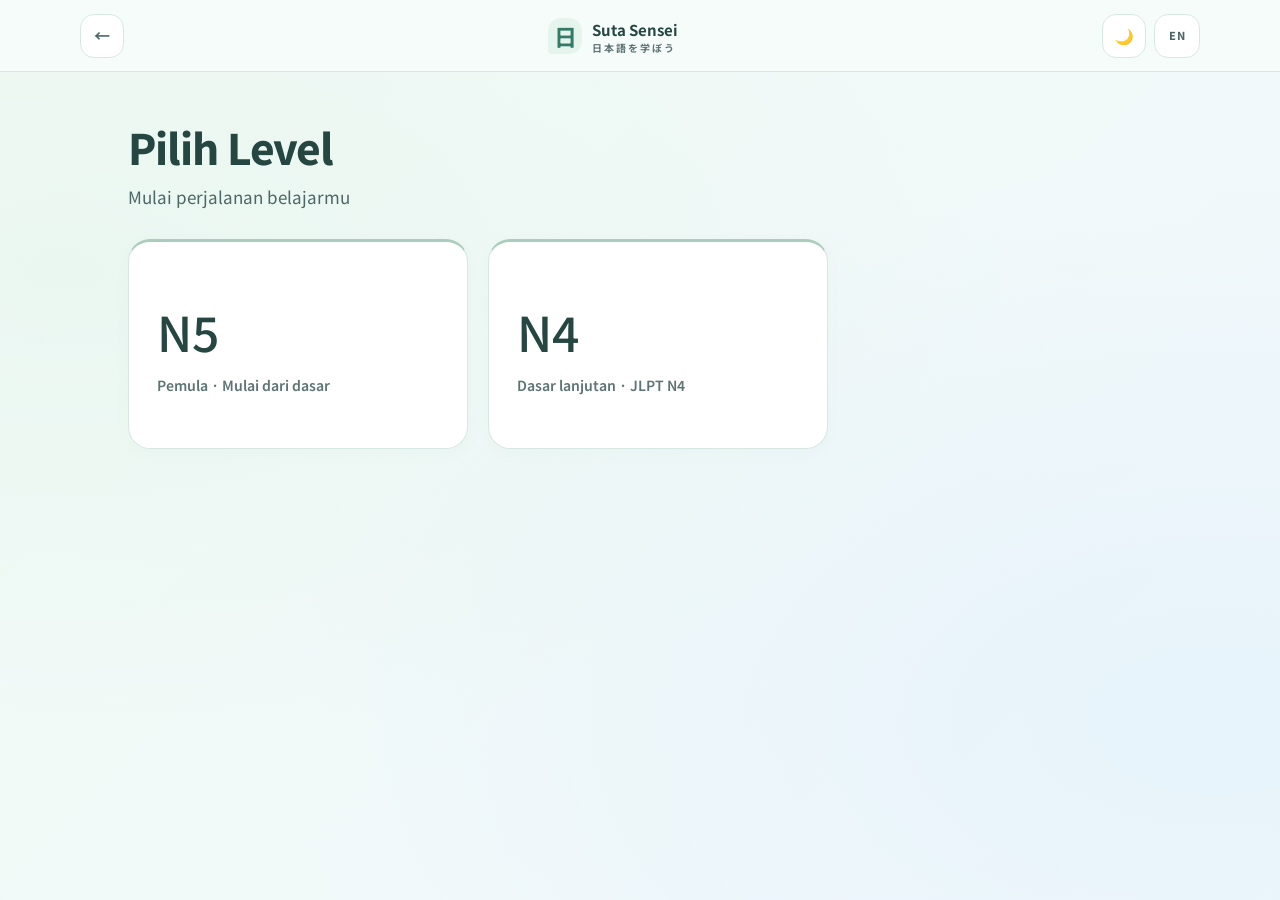
<file: level.html>
<!doctype html>
<html lang="id" data-theme="light">
  <head>
    <meta charset="UTF-8" />
    <script src="js/theme.js"></script>
    <meta name="viewport" content="width=device-width, initial-scale=1.0" />
    <title>Suta Sensei — Choose Level</title>
    <link rel="preconnect" href="https://fonts.googleapis.com" />
    <link
      rel="stylesheet"
      href="https://fonts.googleapis.com/css2?family=Noto+Sans+JP:wght@400;500;700;900&display=swap"
    />
    <link rel="stylesheet" href="css/base.css" />
    <link rel="stylesheet" href="css/components.css" />
    <link rel="stylesheet" href="css/japan.css" />
  </head>
  <body>
    <div class="top-bar">
      <button class="back-btn" onclick="goBack()" aria-label="Back">←</button>
      <a class="brand" href="index.html" aria-label="Suta Sensei"><span class="brand-seal" lang="ja">日</span><span>Suta Sensei<small>日本語を学ぼう</small></span></a>
      <div class="topbar-right">
        <button class="theme-btn" id="themeBtn" onclick="toggleTheme()">
          🌙
        </button>
        <button class="lang-btn" id="langBtn" onclick="toggleLanguage()">
          EN
        </button>
      </div>
    </div>

    <div class="container">
      <h1 data-lang="level">Pilih Level</h1>
      <p data-lang="levelDesc">Mulai perjalanan belajarmu</p>

      <div class="level-grid">
        <div class="level-card" onclick="goToN5()">
          <span class="level-name">N5</span>
          <span class="level-sub" data-lang="beginner">Pemula &middot; Mulai dari dasar</span>
        </div>
        <div class="level-card" onclick="goToN4()">
          <span class="level-name">N4</span>
          <span class="level-sub" data-lang="elementary">Dasar lanjutan &middot; JLPT N4</span>
        </div>
      </div>
    </div>

    <script src="js/data.js"></script>
    <script src="js/core.js"></script>
  </body>
</html>
</file>
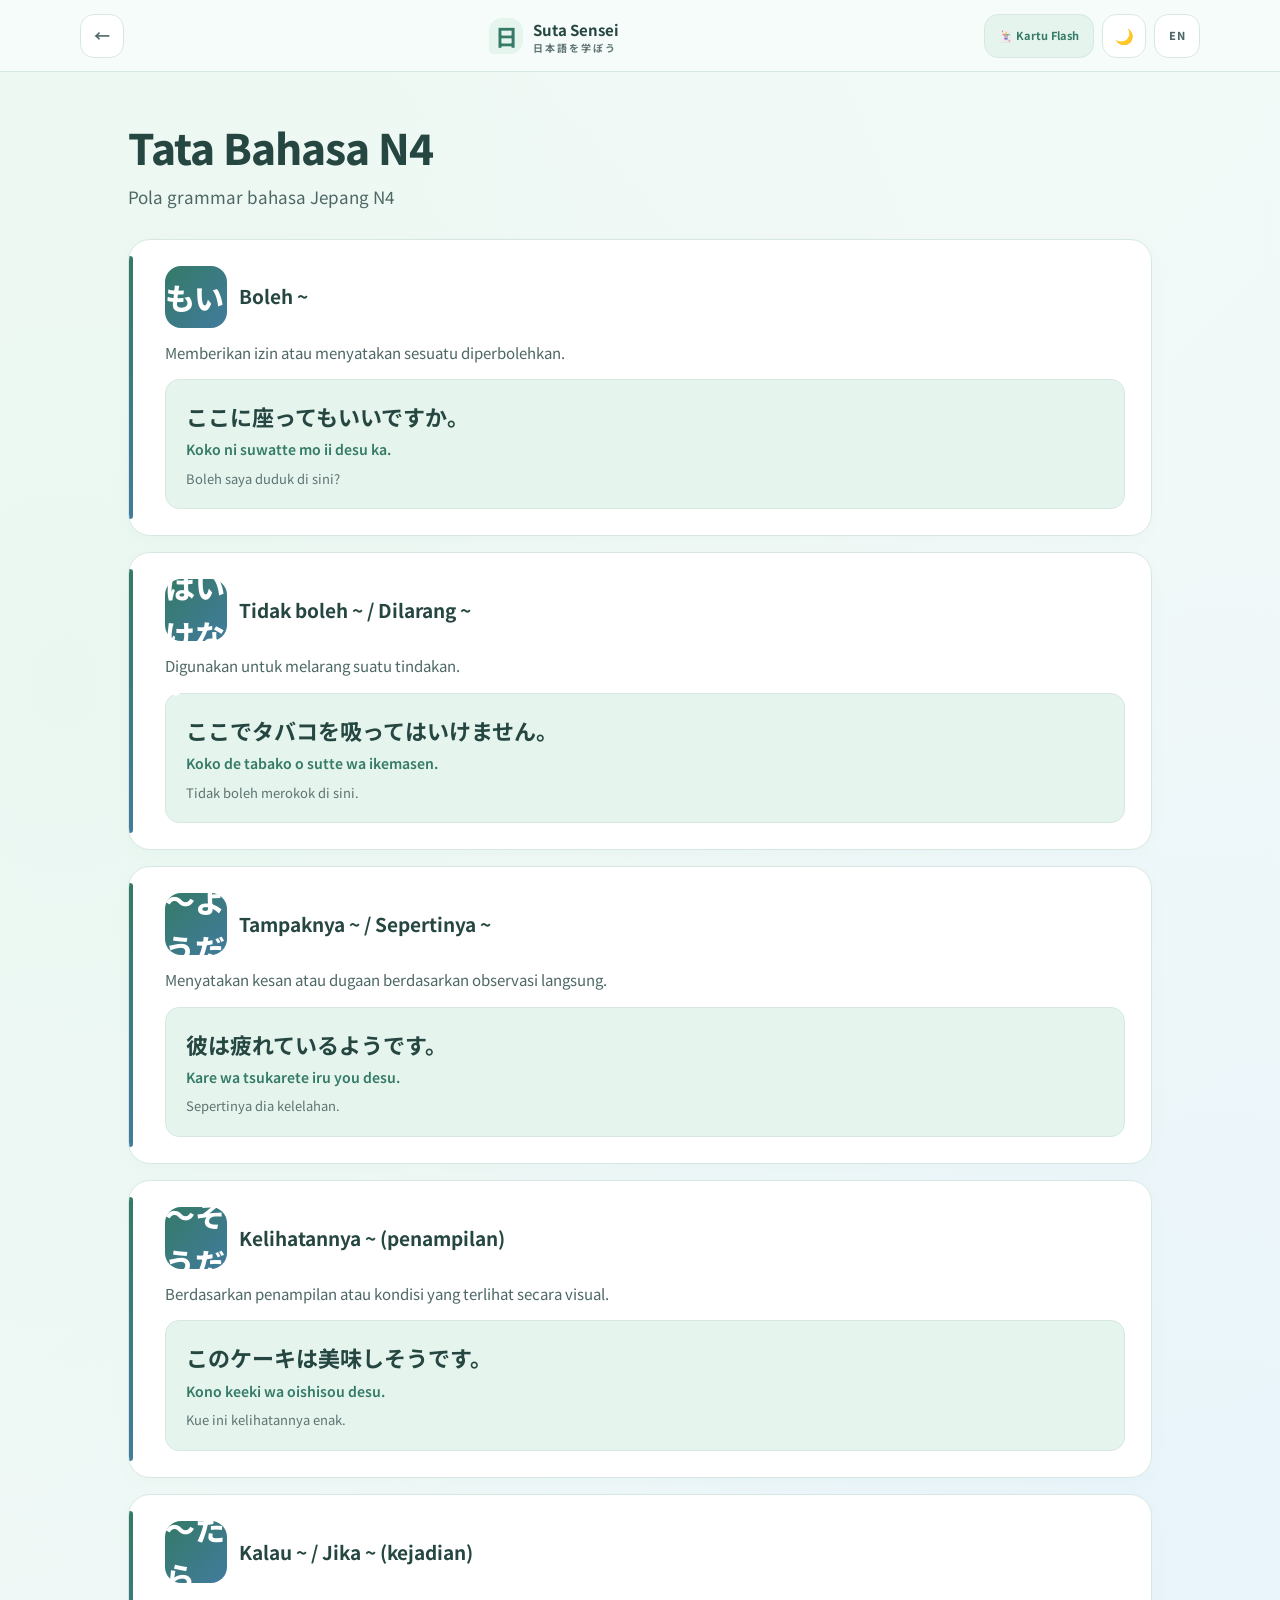
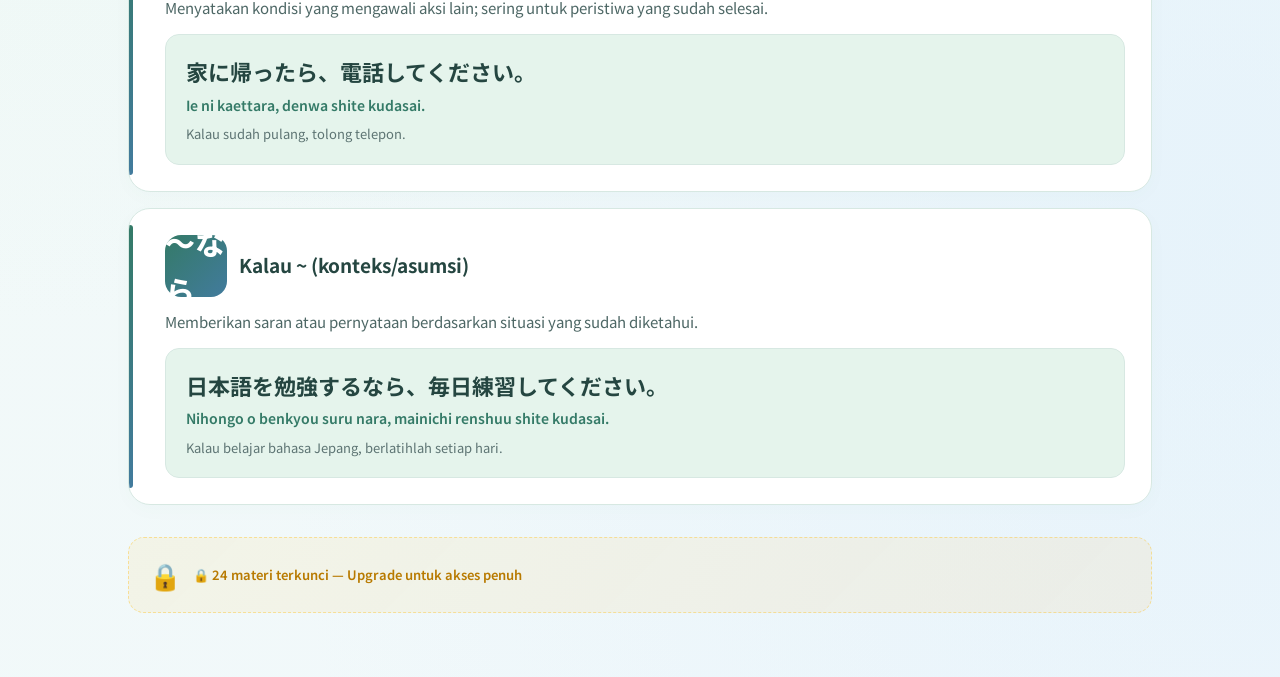
<file: n4/bunpou-n4.html>
<!doctype html>
<html lang="id" data-theme="light">
  <head>
    <meta charset="UTF-8" />
    <script src="../js/theme.js"></script>
    <meta name="viewport" content="width=device-width, initial-scale=1.0" />
    <title>Suta Sensei — N4 Grammar</title>
    <link rel="preconnect" href="https://fonts.googleapis.com" />
    <link
      rel="stylesheet"
      href="https://fonts.googleapis.com/css2?family=Noto+Sans+JP:wght@400;500;700;900&display=swap"
    />
    <link rel="stylesheet" href="../css/base.css" />
    <link rel="stylesheet" href="../css/components.css" />
    <link rel="stylesheet" href="../css/pages.css" />
    <link rel="stylesheet" href="../css/japan.css" />
  </head>
  <body>
    <div class="top-bar">
      <button class="back-btn" onclick="goBack()" aria-label="Back">←</button>
      <a class="brand" href="../index.html" aria-label="Suta Sensei"><span class="brand-seal" lang="ja">日</span><span>Suta Sensei<small>日本語を学ぼう</small></span></a>
      <div class="topbar-right">
        <button class="mode-btn" id="modeBtn" onclick="toggleMode()">
          🃏 Flashcards
        </button>
        <button class="theme-btn" id="themeBtn" onclick="toggleTheme()">
          🌙
        </button>
        <button class="lang-btn" id="langBtn" onclick="toggleLanguage()">
          EN
        </button>
      </div>
    </div>
    <div class="container">
      <h1 data-lang="bunpouTitleN4">Tata Bahasa N4</h1>
      <p data-lang="bunpouN4Desc">Pola grammar bahasa Jepang N4</p>
      <div id="studyView">
        <div class="bunpou-list" id="bunpouContainer"></div>
      </div>
      <div id="flashcardView" class="flashcard-view hidden">
        <div class="fc-header">
          <span class="fc-progress" id="fcProgress">1 / 12</span>
          <label class="fc-shuffle-label">
            <input
              type="checkbox"
              id="fcShuffle"
              onchange="fcToggleShuffle()"
            />
            <span data-lang="shuffle">Shuffle</span>
          </label>
        </div>
        <div class="fc-scene" onclick="fcFlip()">
          <div class="fc-card-inner" id="fcCardInner">
            <div class="fc-face fc-front">
              <span class="fc-jp-text" id="fcFront">～てもいい</span>
              <span class="fc-hint" id="fcHint">Tap to flip</span>
            </div>
            <div class="fc-face fc-back">
              <span class="fc-romaji-text" id="fcRomaji"
                >May ~ / It's okay to ~</span
              >
              <span class="fc-meaning-text" id="fcMeaning"
                >ここに座ってもいいですか。</span
              >
            </div>
          </div>
        </div>
        <div class="fc-controls">
          <button class="fc-btn fc-btn-nav" id="fcPrevBtn" onclick="fcPrev()">
            ← Prev
          </button>
          <button
            class="fc-btn fc-btn-reset"
            id="fcResetBtn"
            onclick="fcReset()"
          >
            ↺ Reset
          </button>
          <button class="fc-btn fc-btn-nav" id="fcNextBtn" onclick="fcNext()">
            Next →
          </button>
        </div>
      </div>
    </div>
    <script src="../js/data.js"></script>
    <script src="../js/core.js"></script>
    <script src="../js/bunpou-n4.js"></script>
  </body>
</html>
</file>
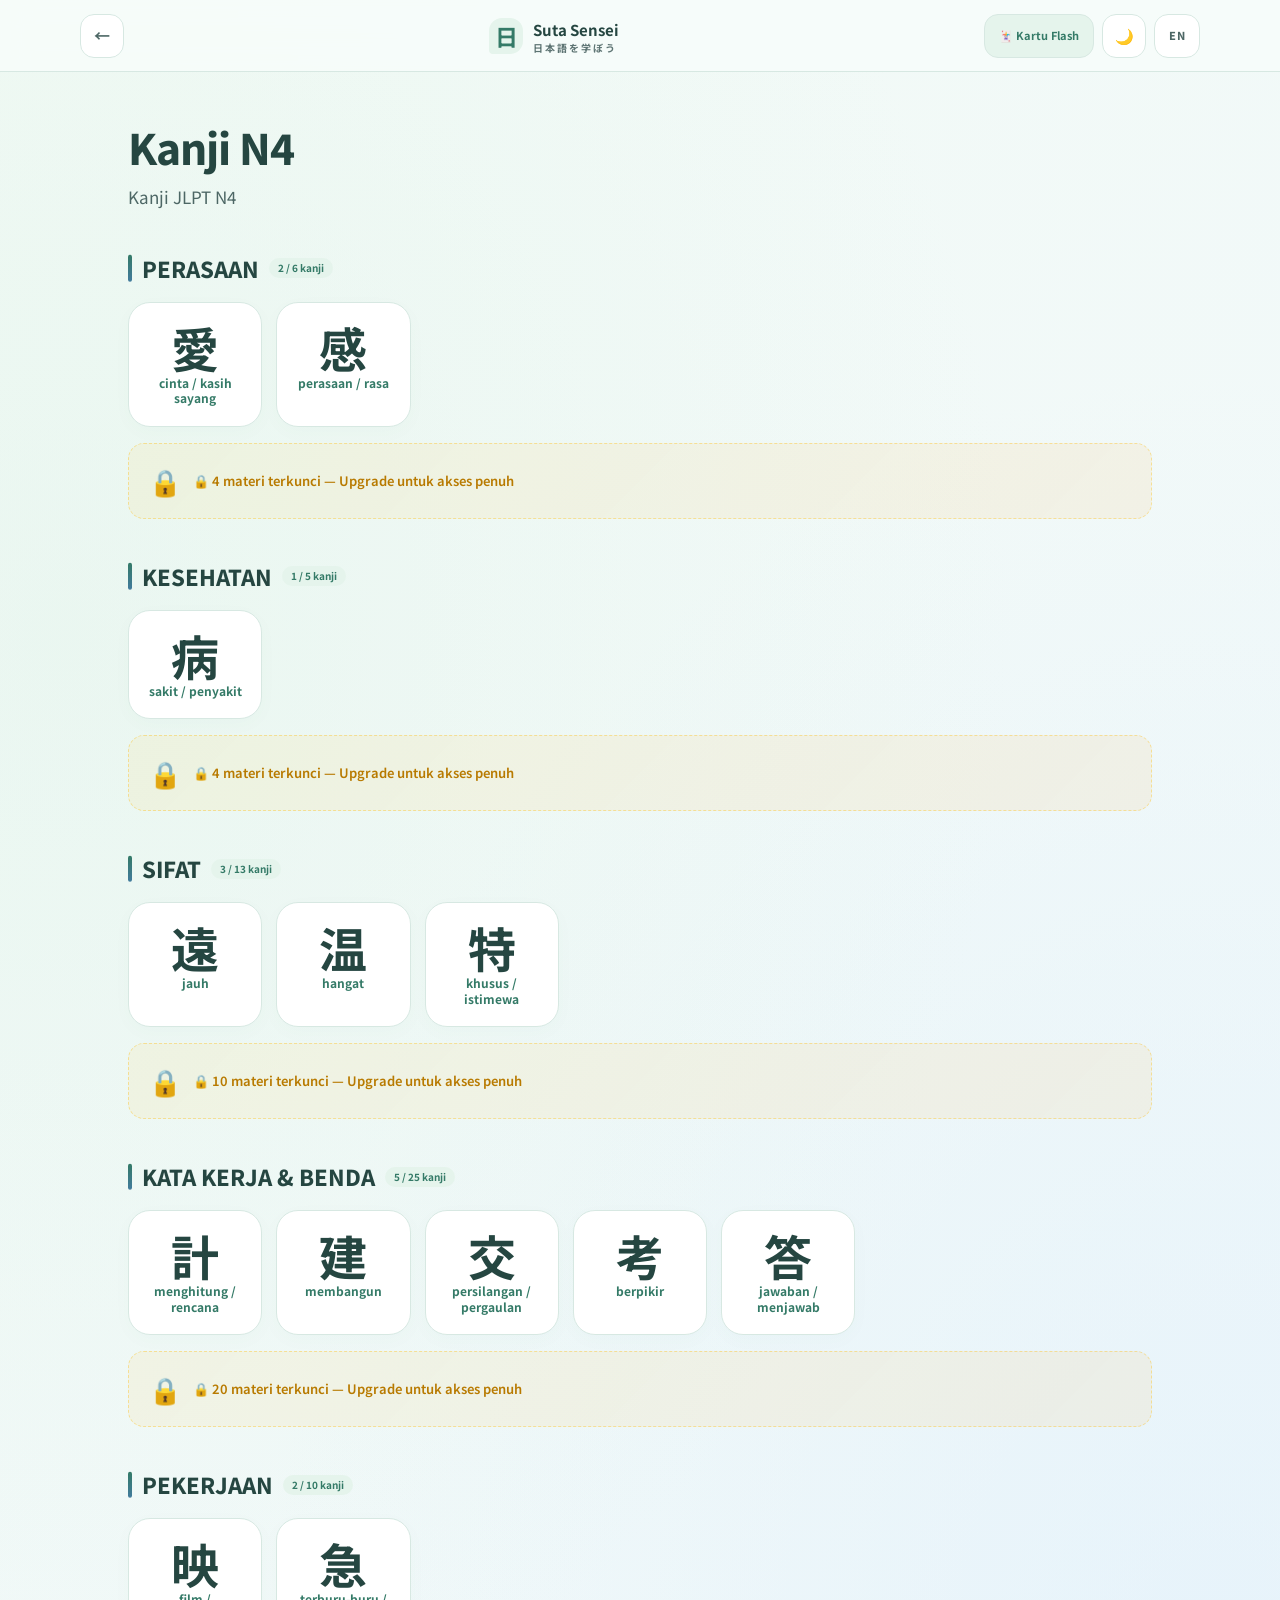
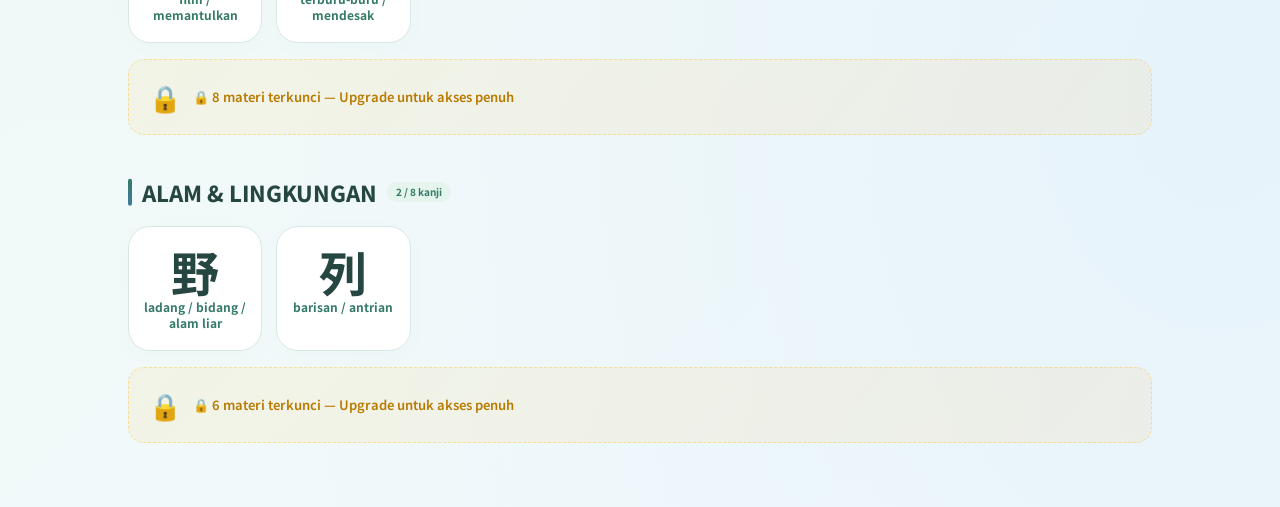
<file: n4/kanji-n4.html>
<!doctype html>
<html lang="id" data-theme="light">
  <head>
    <meta charset="UTF-8" />
    <script src="../js/theme.js"></script>
    <meta name="viewport" content="width=device-width, initial-scale=1.0" />
    <title>Suta Sensei — Kanji N4</title>
    <link rel="preconnect" href="https://fonts.googleapis.com" />
    <link
      rel="stylesheet"
      href="https://fonts.googleapis.com/css2?family=Noto+Sans+JP:wght@400;500;700;900&display=swap"
    />
    <link rel="stylesheet" href="../css/base.css" />
    <link rel="stylesheet" href="../css/components.css" />
    <link rel="stylesheet" href="../css/pages.css" />
    <link rel="stylesheet" href="../css/japan.css" />
  </head>
  <body>
    <div class="top-bar">
      <button class="back-btn" onclick="goBack()" aria-label="Back">←</button>
      <a class="brand" href="../index.html" aria-label="Suta Sensei"><span class="brand-seal" lang="ja">日</span><span>Suta Sensei<small>日本語を学ぼう</small></span></a>
      <div class="topbar-right">
        <button class="mode-btn" id="modeBtn" onclick="toggleMode()">
          🃏 Flashcards
        </button>
        <button class="theme-btn" id="themeBtn" onclick="toggleTheme()">
          🌙
        </button>
        <button class="lang-btn" id="langBtn" onclick="toggleLanguage()">
          EN
        </button>
      </div>
    </div>
    <div class="container">
      <h1 data-lang="kanjiTitleN4">Kanji N4</h1>
      <p data-lang="kanjiN4Desc">Kanji JLPT N4</p>
      <div id="studyView"><div id="kanjiContainer"></div></div>
      <div id="flashcardView" class="flashcard-view hidden">
        <div class="fc-header">
          <span class="fc-progress" id="fcProgress">1 / 20</span>
          <label class="fc-shuffle-label">
            <input
              type="checkbox"
              id="fcShuffle"
              onchange="fcToggleShuffle()"
            />
            <span data-lang="shuffle">Shuffle</span>
          </label>
        </div>
        <div class="fc-scene" onclick="fcFlip()">
          <div class="fc-card-inner" id="fcCardInner">
            <div class="fc-face fc-front">
              <span class="fc-jp-text" id="fcFront">愛</span>
              <span class="fc-hint" id="fcHint">Tap to flip</span>
            </div>
            <div class="fc-face fc-back" id="fcBack">
              <span class="fc-kanji-meaning">love</span>
            </div>
          </div>
        </div>
        <div class="fc-controls">
          <button class="fc-btn fc-btn-nav" id="fcPrevBtn" onclick="fcPrev()">
            ← Prev
          </button>
          <button
            class="fc-btn fc-btn-reset"
            id="fcResetBtn"
            onclick="fcReset()"
          >
            ↺ Reset
          </button>
          <button class="fc-btn fc-btn-nav" id="fcNextBtn" onclick="fcNext()">
            Next →
          </button>
        </div>
      </div>
    </div>
    <script src="../js/data.js"></script>
    <script src="../js/core.js"></script>
    <script src="../js/kanji-n4.js"></script>
  </body>
</html>
</file>
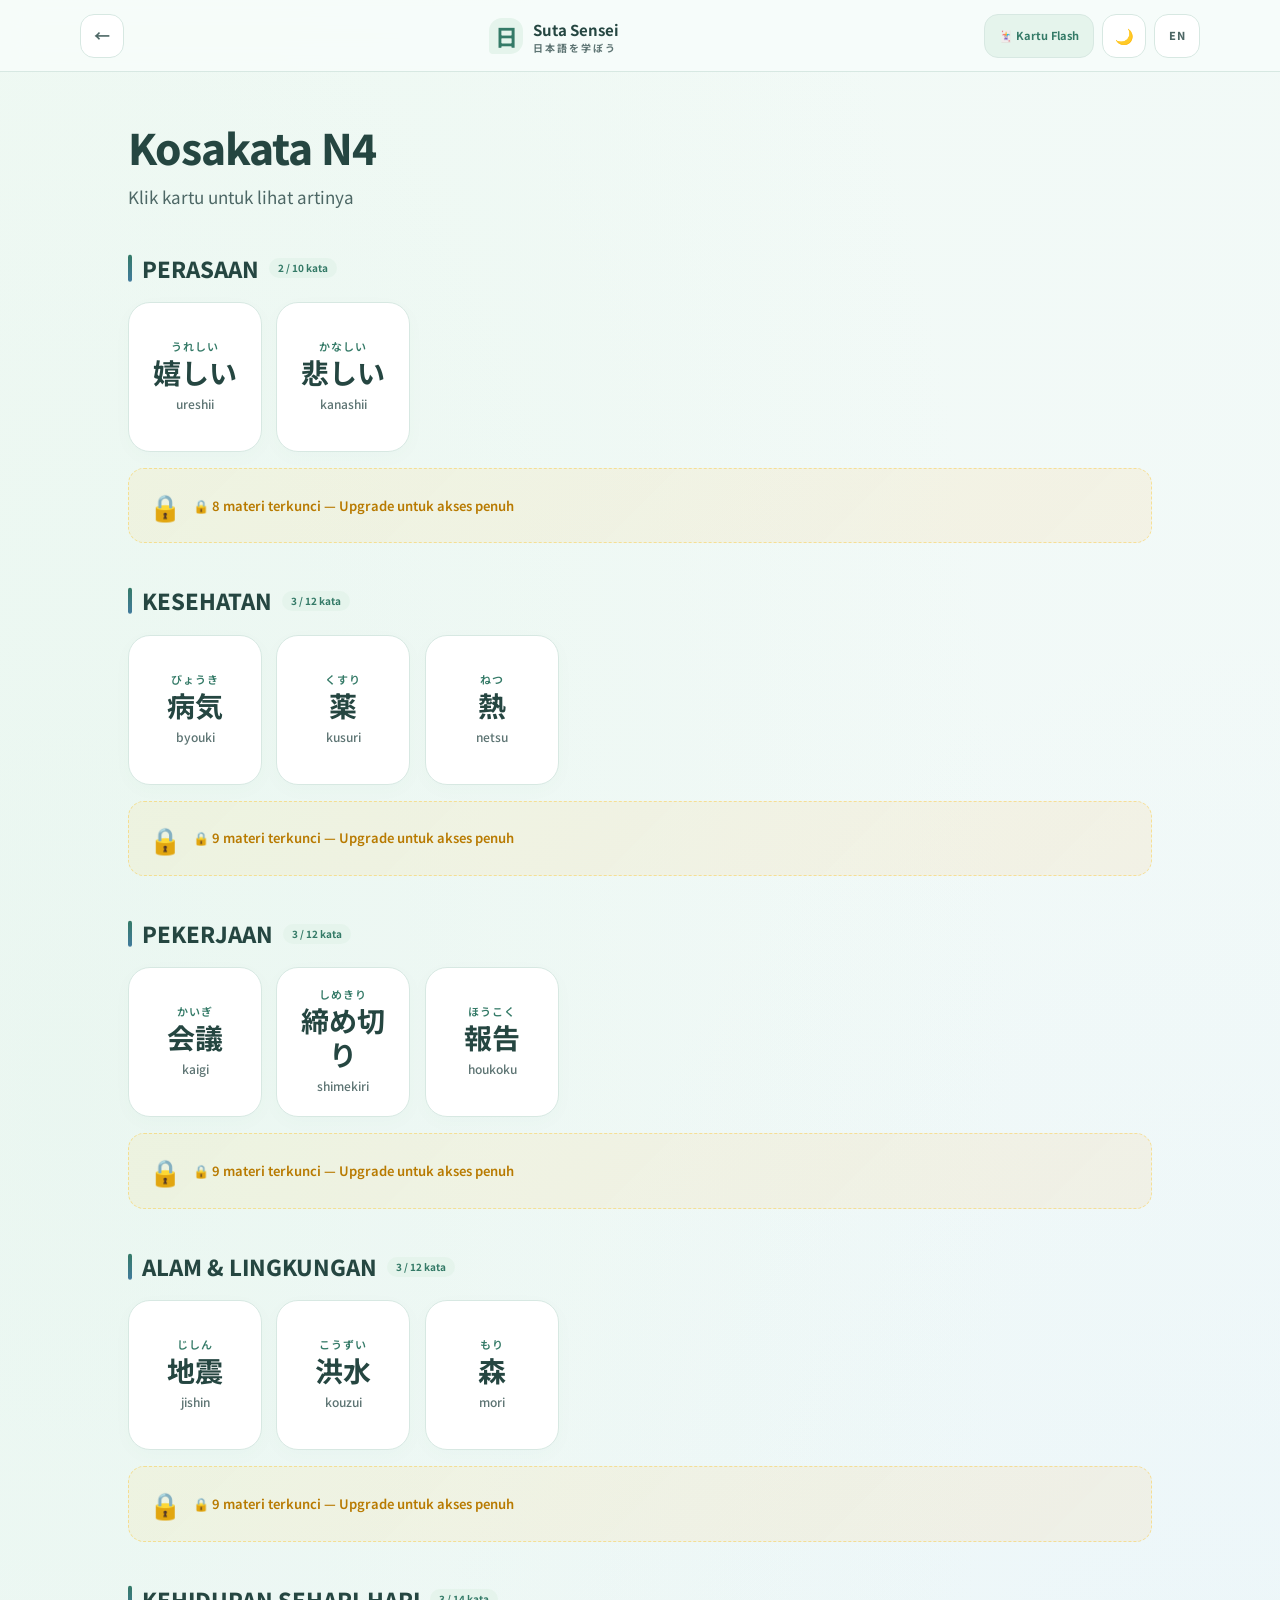
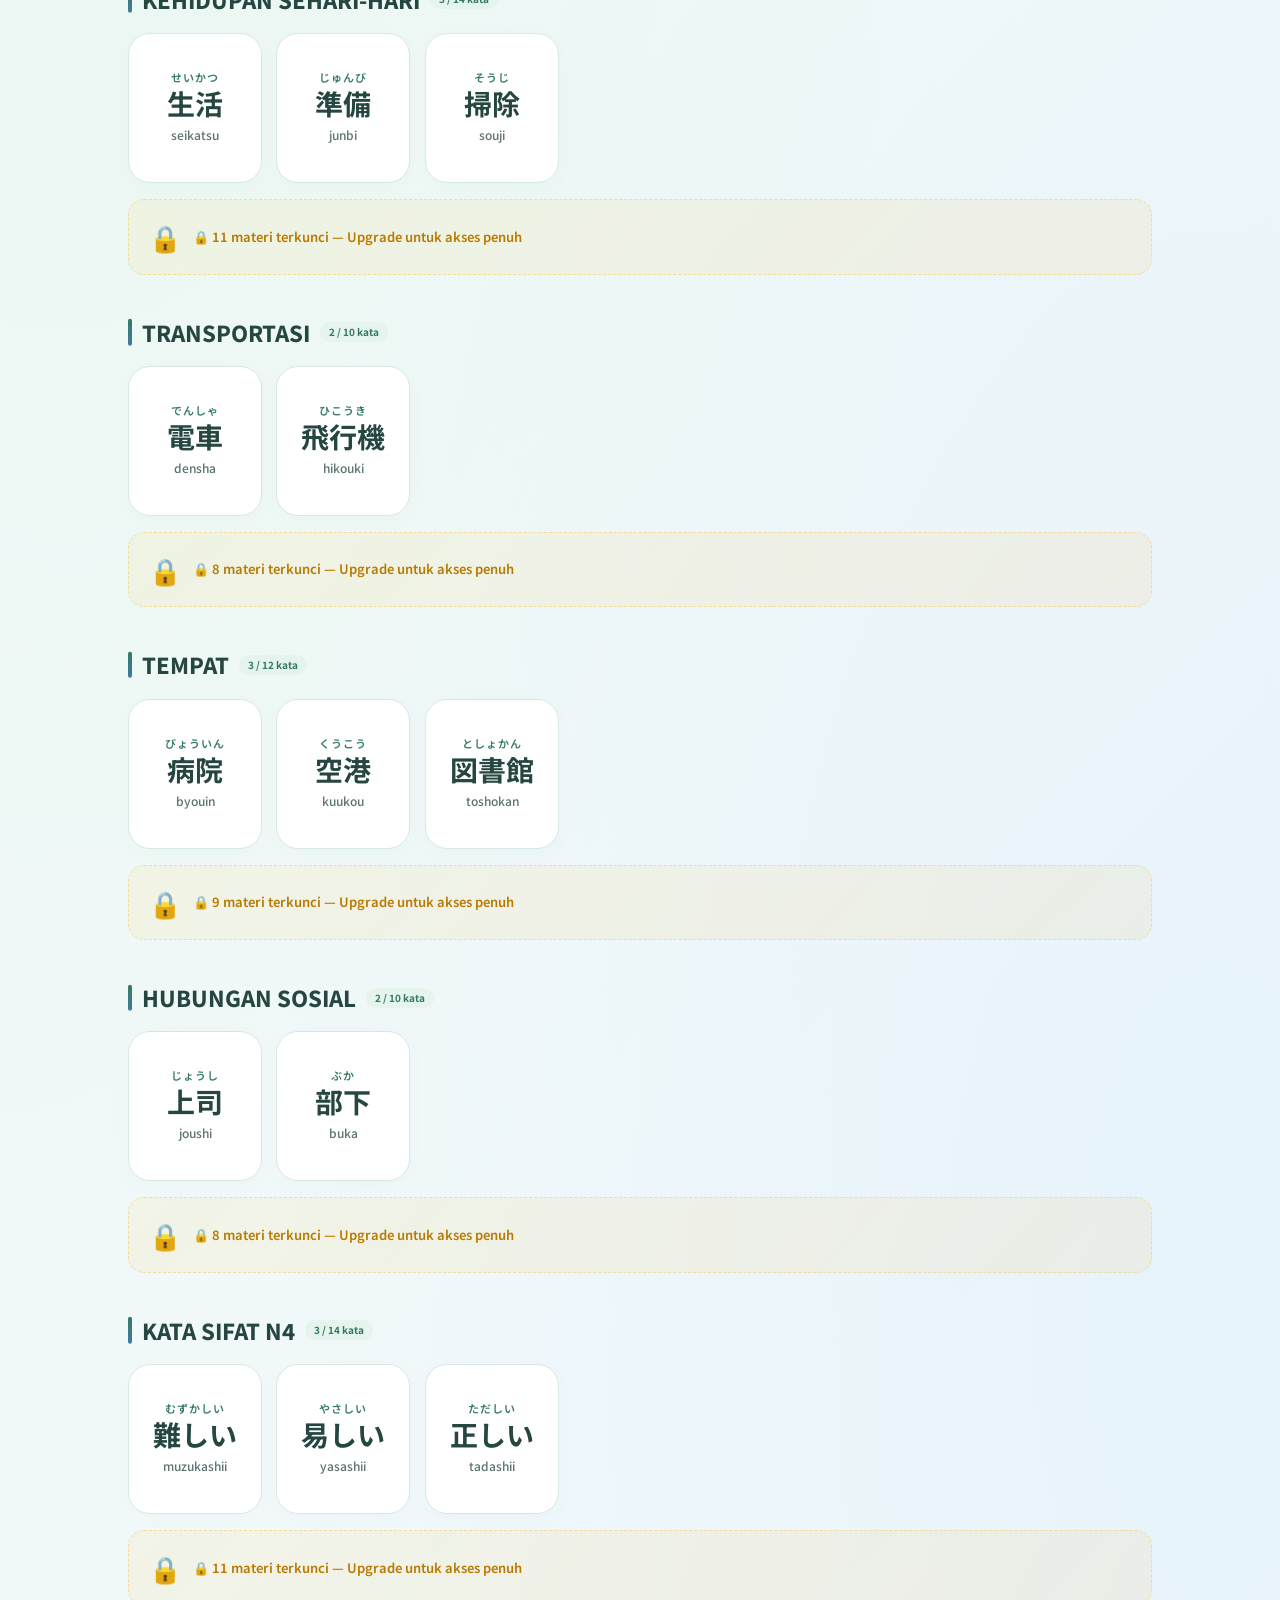
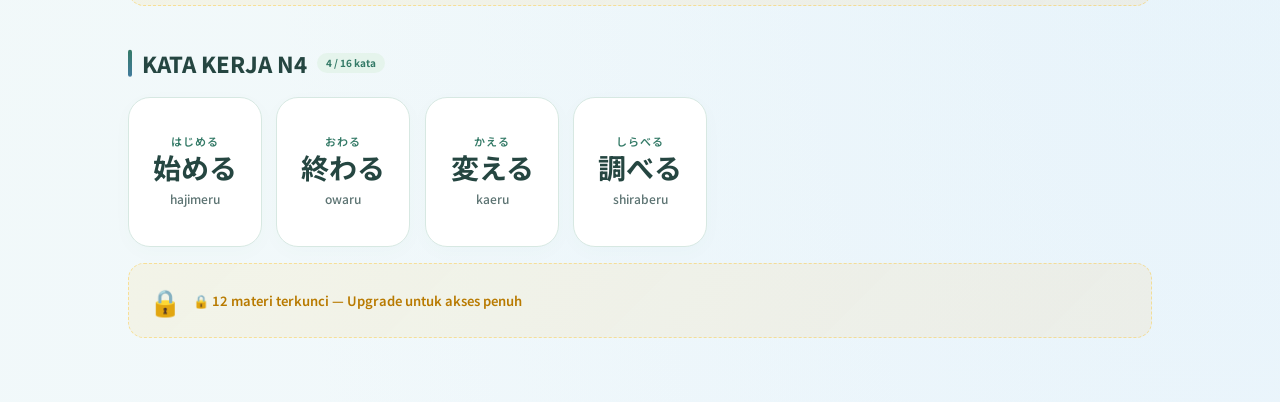
<file: n4/kotoba-n4.html>
<!doctype html>
<html lang="id" data-theme="light">
  <head>
    <meta charset="UTF-8" />
    <script src="../js/theme.js"></script>
    <meta name="viewport" content="width=device-width, initial-scale=1.0" />
    <title>Suta Sensei — N4 Vocabulary</title>
    <link rel="preconnect" href="https://fonts.googleapis.com" />
    <link
      rel="stylesheet"
      href="https://fonts.googleapis.com/css2?family=Noto+Sans+JP:wght@400;500;700;900&display=swap"
    />
    <link rel="stylesheet" href="../css/base.css" />
    <link rel="stylesheet" href="../css/components.css" />
    <link rel="stylesheet" href="../css/pages.css" />
    <link rel="stylesheet" href="../css/japan.css" />
  </head>
  <body>
    <div class="top-bar">
      <button class="back-btn" onclick="goBack()" aria-label="Back">←</button>
      <a class="brand" href="../index.html" aria-label="Suta Sensei"><span class="brand-seal" lang="ja">日</span><span>Suta Sensei<small>日本語を学ぼう</small></span></a>
      <div class="topbar-right">
        <button class="mode-btn" id="modeBtn" onclick="toggleMode()">
          🃏 Flashcards
        </button>
        <button class="theme-btn" id="themeBtn" onclick="toggleTheme()">
          🌙
        </button>
        <button class="lang-btn" id="langBtn" onclick="toggleLanguage()">
          EN
        </button>
      </div>
    </div>
    <div class="container">
      <h1 data-lang="kotobaTitleN4">Kosakata N4</h1>
      <p data-lang="kotobaN4Desc">Klik kartu untuk lihat artinya</p>
      <div id="studyView"><div id="kotobaContainer"></div></div>
      <div id="flashcardView" class="flashcard-view hidden">
        <div class="fc-header">
          <span class="fc-progress" id="fcProgress">1 / 32</span>
          <label class="fc-shuffle-label">
            <input
              type="checkbox"
              id="fcShuffle"
              onchange="fcToggleShuffle()"
            />
            <span data-lang="shuffle">Shuffle</span>
          </label>
        </div>
        <div class="fc-scene" onclick="fcFlip()">
          <div class="fc-card-inner" id="fcCardInner">
            <div class="fc-face fc-front">
              <span class="fc-jp-text" id="fcFront">嬉しい</span>
              <span class="fc-hint" id="fcHint">Tap to flip</span>
            </div>
            <div class="fc-face fc-back">
              <span class="fc-romaji-text" id="fcRomaji">ureshii</span>
              <span class="fc-meaning-text" id="fcMeaning">happy</span>
            </div>
          </div>
        </div>
        <div class="fc-controls">
          <button class="fc-btn fc-btn-nav" id="fcPrevBtn" onclick="fcPrev()">
            ← Prev
          </button>
          <button
            class="fc-btn fc-btn-reset"
            id="fcResetBtn"
            onclick="fcReset()"
          >
            ↺ Reset
          </button>
          <button class="fc-btn fc-btn-nav" id="fcNextBtn" onclick="fcNext()">
            Next →
          </button>
        </div>
      </div>
    </div>
    <script src="../js/data.js"></script>
    <script src="../js/core.js"></script>
    <script src="../js/kotoba-n4.js"></script>
  </body>
</html>
</file>
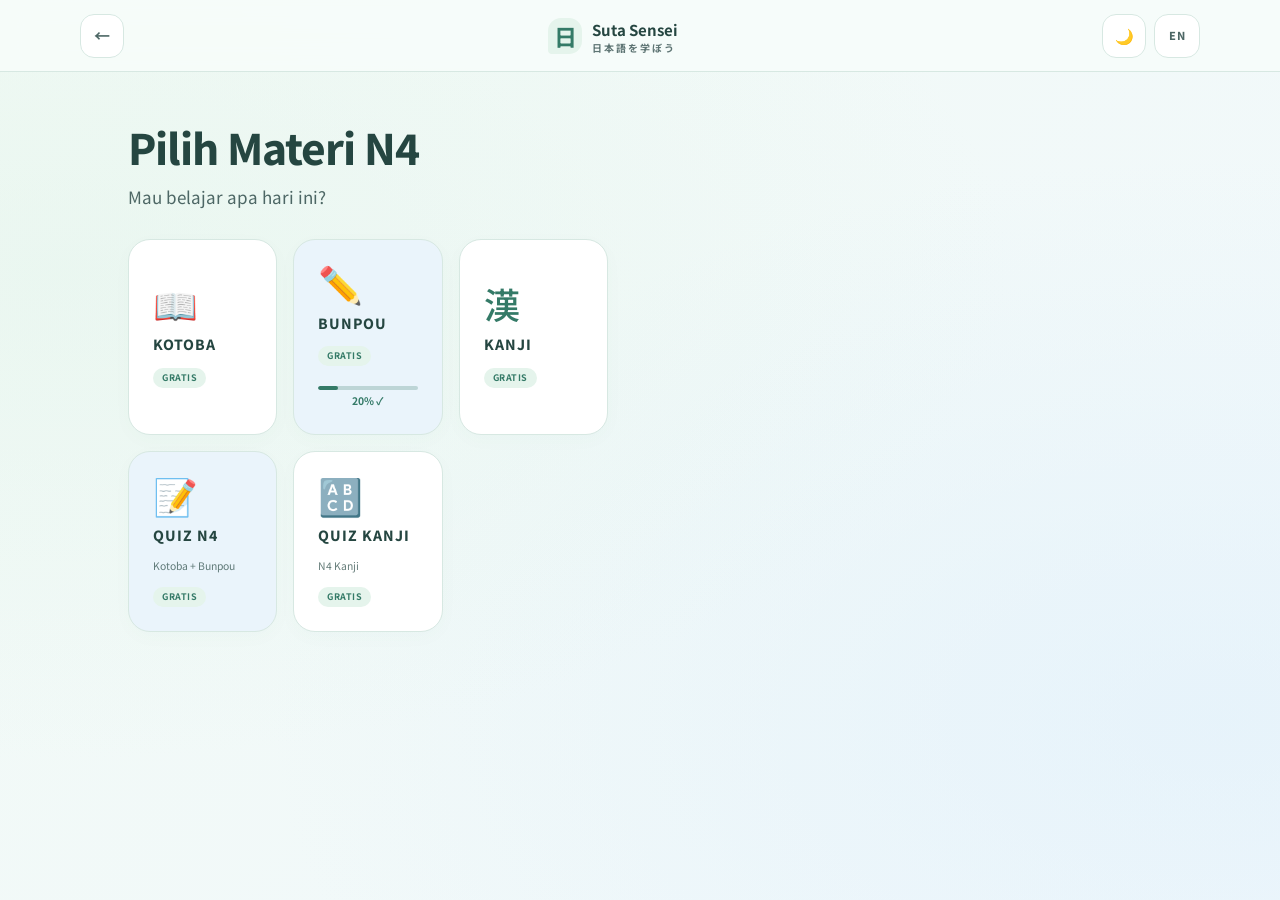
<file: n4/pilihan.html>
<!doctype html>
<html lang="id" data-theme="light">
  <head>
    <meta charset="UTF-8" />
    <script src="../js/theme.js"></script>
    <meta name="viewport" content="width=device-width, initial-scale=1.0" />
    <title>Suta Sensei — N4</title>
    <link rel="preconnect" href="https://fonts.googleapis.com" />
    <link
      rel="stylesheet"
      href="https://fonts.googleapis.com/css2?family=Noto+Sans+JP:wght@400;500;700;900&display=swap"
    />
    <link rel="stylesheet" href="../css/base.css" />
    <link rel="stylesheet" href="../css/components.css" />
    <link rel="stylesheet" href="../css/japan.css" />
  </head>
  <body>
    <div class="top-bar">
      <button class="back-btn" onclick="goBack()" aria-label="Back">←</button>
      <a class="brand" href="../index.html" aria-label="Suta Sensei"><span class="brand-seal" lang="ja">日</span><span>Suta Sensei<small>日本語を学ぼう</small></span></a>
      <div class="topbar-right">
        <button class="theme-btn" id="themeBtn" onclick="toggleTheme()">
          🌙
        </button>
        <button class="lang-btn" id="langBtn" onclick="toggleLanguage()">
          EN
        </button>
      </div>
    </div>

    <div class="container">
      <h1 data-lang="pilihN4">Pilih Materi N4</h1>
      <p data-lang="pilihN4Desc">Mau belajar apa hari ini?</p>

      <div
        class="material-grid"
        style="
          grid-template-columns: repeat(auto-fill, minmax(140px, 1fr));
          max-width: 480px;
        "
      >
        <!-- KOTOBA N4 -->
        <div class="material-card" onclick="window.location.href = 'kotoba-n4.html'">
          <span class="mat-icon">📖</span>
          <span class="mat-name" data-lang="kotoba">KOTOBA</span>
          <span class="mat-badge badge-free" data-lang="free">FREE</span>
          <div class="mat-progress-wrap" id="prog-kotobaN4" style="display:none">
            <div class="mat-progress-bar"><div class="mat-progress-fill"></div></div>
            <span class="mat-progress-pct"></span>
          </div>
        </div>

        <!-- BUNPOU N4 -->
        <div class="material-card" onclick="window.location.href = 'bunpou-n4.html'">
          <span class="mat-icon">✏️</span>
          <span class="mat-name" data-lang="bunpou">BUNPOU</span>
          <span class="mat-badge badge-free" data-lang="free">FREE</span>
          <div class="mat-progress-wrap" id="prog-bunpouN4" style="display:none">
            <div class="mat-progress-bar"><div class="mat-progress-fill"></div></div>
            <span class="mat-progress-pct"></span>
          </div>
        </div>

        <!-- KANJI N4 -->
        <div class="material-card" onclick="window.location.href = 'kanji-n4.html'">
          <span class="mat-icon">漢</span>
          <span class="mat-name" data-lang="kanji">KANJI</span>
          <span class="mat-badge badge-free" data-lang="free">FREE</span>
          <div class="mat-progress-wrap" id="prog-kanjiN4" style="display:none">
            <div class="mat-progress-bar"><div class="mat-progress-fill"></div></div>
            <span class="mat-progress-pct"></span>
          </div>
        </div>

        <!-- QUIZ N4 -->
        <div
          class="material-card"
          onclick="window.location.href = 'quiz-n4.html'"
        >
          <span class="mat-icon">📝</span>
          <span class="mat-name" data-lang="pilihQuizN4">QUIZ N4</span>
          <span class="mat-sub" style="font-size: 0.65rem; opacity: 0.7"
            >Kotoba + Bunpou</span
          >
          <span class="mat-badge badge-free" data-lang="free">FREE</span>
        </div>

        <!-- QUIZ KANJI N4 -->
        <div
          class="material-card"
          onclick="window.location.href = 'quiz-kanji-n4.html'"
        >
          <span class="mat-icon">🔠</span>
          <span class="mat-name" data-lang="pilihQuizKanjiN4">QUIZ KANJI</span>
          <span class="mat-sub" style="font-size: 0.65rem; opacity: 0.7"
            >N4 Kanji</span
          >
          <span class="mat-badge badge-free" data-lang="free">FREE</span>
        </div>
      </div>
    </div>

    <script src="../js/data.js"></script>
    <script src="../js/core.js"></script>
    <script>
      window.addEventListener("DOMContentLoaded", () => {
        [
          { key: "kotobaN4", total: kotobaN4.length, id: "prog-kotobaN4" },
          { key: "bunpouN4", total: bunpouN4.length, id: "prog-bunpouN4" },
          { key: "kanjiN4",  total: kanjiN4.length,  id: "prog-kanjiN4"  },
        ].forEach(({ key, total, id }) => {
          const pct  = typeof getSeenPercent === "function" ? getSeenPercent(key, total) : 0;
          const wrap = document.getElementById(id);
          if (!wrap || pct === 0) return;
          wrap.style.display = "block";
          wrap.querySelector(".mat-progress-fill").style.width = pct + "%";
          wrap.querySelector(".mat-progress-pct").textContent  = pct + "% ✓";
        });
      });
    </script>
  </body>
</html>
</file>
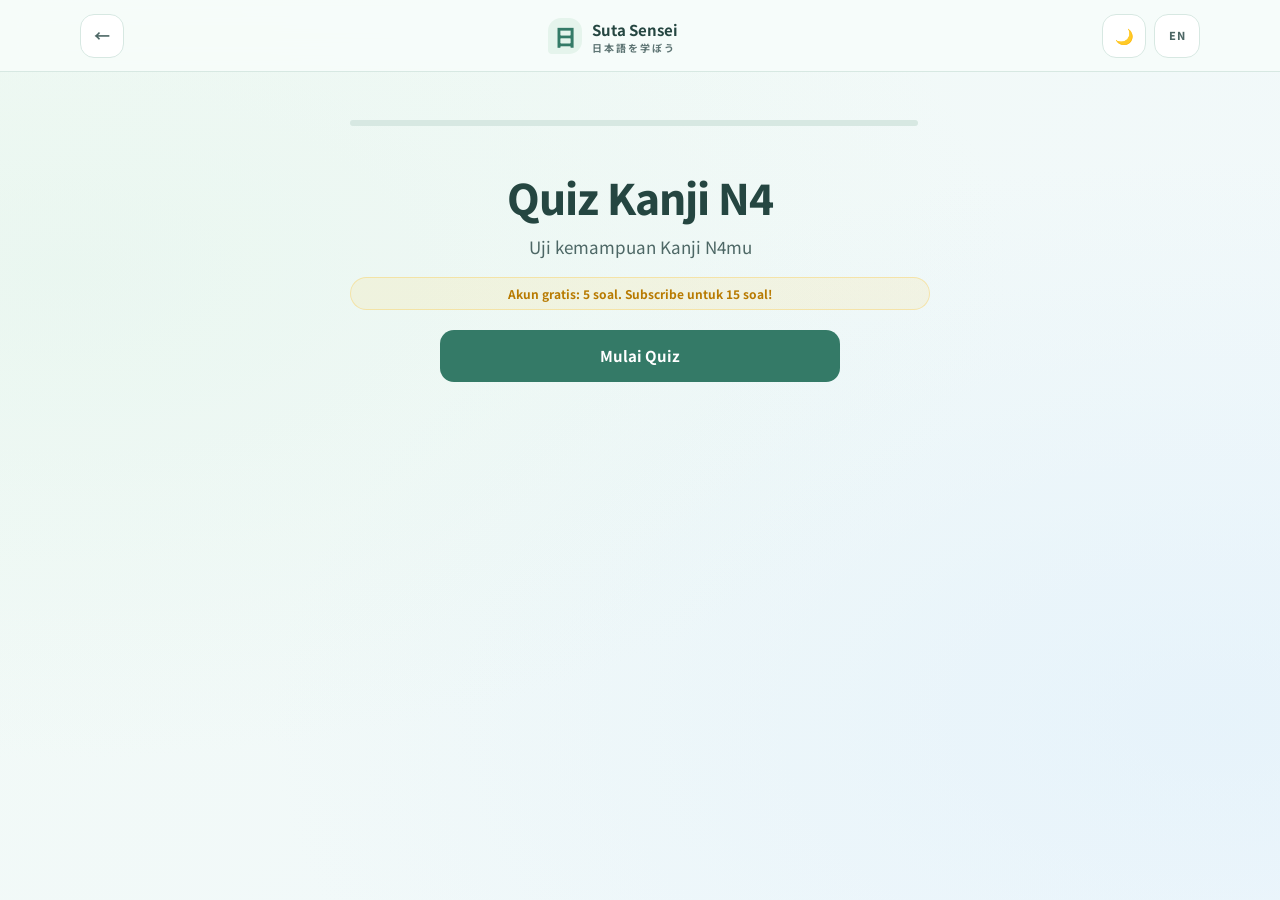
<file: n4/quiz-kanji-n4.html>
<!doctype html>
<html lang="id" data-theme="light">
  <head>
    <meta charset="UTF-8" />
    <script src="../js/theme.js"></script>
    <meta name="viewport" content="width=device-width, initial-scale=1.0" />
    <title>Suta Sensei — Quiz Kanji N4</title>
    <link rel="preconnect" href="https://fonts.googleapis.com" />
    <link
      rel="stylesheet"
      href="https://fonts.googleapis.com/css2?family=Noto+Sans+JP:wght@400;500;700;900&display=swap"
    />
    <link rel="stylesheet" href="../css/base.css" />
    <link rel="stylesheet" href="../css/components.css" />
    <link rel="stylesheet" href="../css/japan.css" />
  </head>
  <body>
    <div class="top-bar">
      <button class="back-btn" onclick="goBack()" aria-label="Back">←</button>
      <a class="brand" href="../index.html" aria-label="Suta Sensei"><span class="brand-seal" lang="ja">日</span><span>Suta Sensei<small>日本語を学ぼう</small></span></a>
      <div class="topbar-right">
        <button class="theme-btn" id="themeBtn" onclick="toggleTheme()">
          🌙
        </button>
        <button class="lang-btn" id="langBtn" onclick="toggleLanguage()">
          EN
        </button>
      </div>
    </div>
    <div class="container">
      <div class="quiz-wrap">
        <div class="quiz-progress">
          <div class="quiz-bar">
            <div class="quiz-fill" id="quizFill" style="width: 0%"></div>
          </div>
          <span class="quiz-counter" id="quizCounter"></span>
        </div>
        <div id="quizStart" class="quiz-start-box">
          <h1 data-lang="quizKanjiPageTitleN4">Quiz Kanji N4</h1>
          <p style="margin-bottom: 16px" data-lang="quizKanjiPageDescN4">
            Uji kemampuan Kanji N4mu
          </p>
          <p class="quiz-free-note" id="quizFreeNote"></p>
          <button
            class="btn-primary"
            onclick="startQuiz()"
            data-lang="quizStart"
          >
            Mulai Quiz
          </button>
        </div>
        <div id="quizPlay" class="hidden">
          <div class="quiz-card">
            <p class="quiz-type-label" id="quizTypeLabel"></p>
            <p class="quiz-jp" id="quizJP"></p>
            <p class="quiz-sub" id="quizSub"></p>
            <div class="quiz-options" id="quizOptions"></div>
            <p class="quiz-feedback" id="quizFeedback"></p>
          </div>
          <button
            class="quiz-next-btn hidden"
            id="quizNext"
            onclick="nextQuestion()"
            data-lang="quizNext"
          >
            Selanjutnya →
          </button>
        </div>
        <div id="quizResult" class="quiz-result-box hidden">
          <p class="quiz-score-val" id="quizScoreVal">0 / 0</p>
          <p class="quiz-score-msg" id="quizScoreMsg"></p>
          <p class="quiz-grade-msg" id="quizGradeMsg"></p>
          <button
            class="btn-primary"
            onclick="retryQuiz()"
            data-lang="quizRetry"
          >
            Coba Lagi
          </button>
          <button
            class="menu-btn menu-btn-ghost"
            style="margin-top: 8px"
            onclick="goBack()"
            data-lang="quizBack"
          >
            ← Kembali
          </button>
        </div>
      </div>
    </div>
    <script src="../js/data.js"></script>
    <script src="../js/core.js"></script>
    <script src="../js/quiz-kanji-n4.js"></script>
  </body>
</html>
</file>
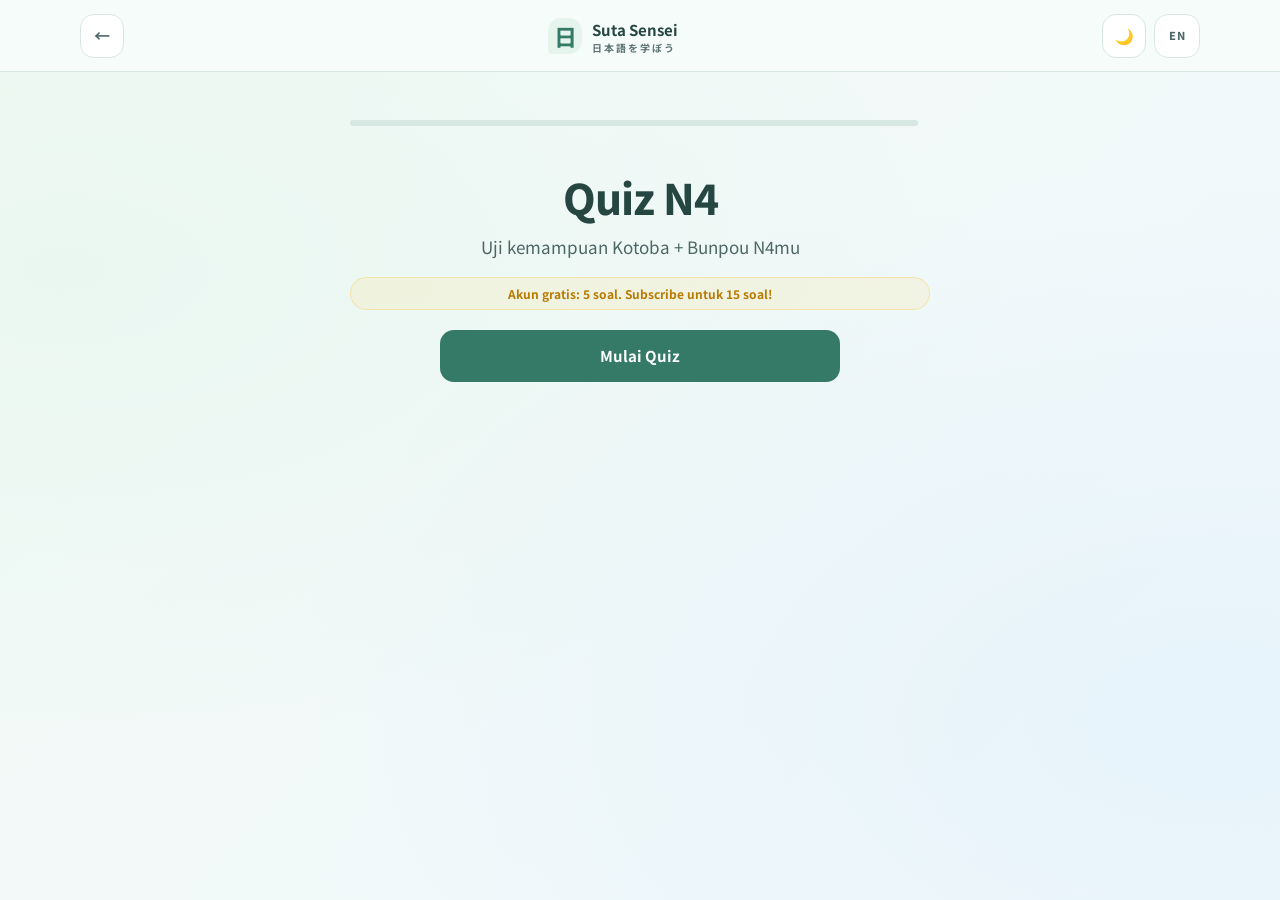
<file: n4/quiz-n4.html>
<!doctype html>
<html lang="id" data-theme="light">
  <head>
    <meta charset="UTF-8" />
    <script src="../js/theme.js"></script>
    <meta name="viewport" content="width=device-width, initial-scale=1.0" />
    <title>Suta Sensei — Quiz N4</title>
    <link rel="preconnect" href="https://fonts.googleapis.com" />
    <link
      rel="stylesheet"
      href="https://fonts.googleapis.com/css2?family=Noto+Sans+JP:wght@400;500;700;900&display=swap"
    />
    <link rel="stylesheet" href="../css/base.css" />
    <link rel="stylesheet" href="../css/components.css" />
    <link rel="stylesheet" href="../css/japan.css" />
  </head>
  <body>
    <div class="top-bar">
      <button class="back-btn" onclick="goBack()" aria-label="Back">←</button>
      <a class="brand" href="../index.html" aria-label="Suta Sensei"><span class="brand-seal" lang="ja">日</span><span>Suta Sensei<small>日本語を学ぼう</small></span></a>
      <div class="topbar-right">
        <button class="theme-btn" id="themeBtn" onclick="toggleTheme()">
          🌙
        </button>
        <button class="lang-btn" id="langBtn" onclick="toggleLanguage()">
          EN
        </button>
      </div>
    </div>
    <div class="container">
      <div class="quiz-wrap">
        <div class="quiz-progress">
          <div class="quiz-bar">
            <div class="quiz-fill" id="quizFill" style="width: 0%"></div>
          </div>
          <span class="quiz-counter" id="quizCounter"></span>
        </div>
        <div id="quizStart" class="quiz-start-box">
          <h1 data-lang="quizPageTitleN4">Quiz N4</h1>
          <p style="margin-bottom: 16px" data-lang="quizPageDescN4">
            Uji kemampuan Kotoba + Bunpou N4mu
          </p>
          <p class="quiz-free-note" id="quizFreeNote"></p>
          <button
            class="btn-primary"
            onclick="startQuiz()"
            data-lang="quizStart"
          >
            Mulai Quiz
          </button>
        </div>
        <div id="quizPlay" class="hidden">
          <div class="quiz-card">
            <p class="quiz-type-label" id="quizTypeLabel"></p>
            <p class="quiz-jp" id="quizJP"></p>
            <p class="quiz-sub" id="quizSub"></p>
            <div class="quiz-options" id="quizOptions"></div>
            <p class="quiz-feedback" id="quizFeedback"></p>
          </div>
          <button
            class="quiz-next-btn hidden"
            id="quizNext"
            onclick="nextQuestion()"
            data-lang="quizNext"
          >
            Selanjutnya →
          </button>
        </div>
        <div id="quizResult" class="quiz-result-box hidden">
          <p class="quiz-score-val" id="quizScoreVal">0 / 0</p>
          <p class="quiz-score-msg" id="quizScoreMsg"></p>
          <p class="quiz-grade-msg" id="quizGradeMsg"></p>
          <button
            class="btn-primary"
            onclick="retryQuiz()"
            data-lang="quizRetry"
          >
            Coba Lagi
          </button>
          <button
            class="menu-btn menu-btn-ghost"
            style="margin-top: 8px"
            onclick="goBack()"
            data-lang="quizBack"
          >
            ← Kembali
          </button>
        </div>
      </div>
    </div>
    <script src="../js/data.js"></script>
    <script src="../js/core.js"></script>
    <script src="../js/quiz-n4.js"></script>
  </body>
</html>
</file>
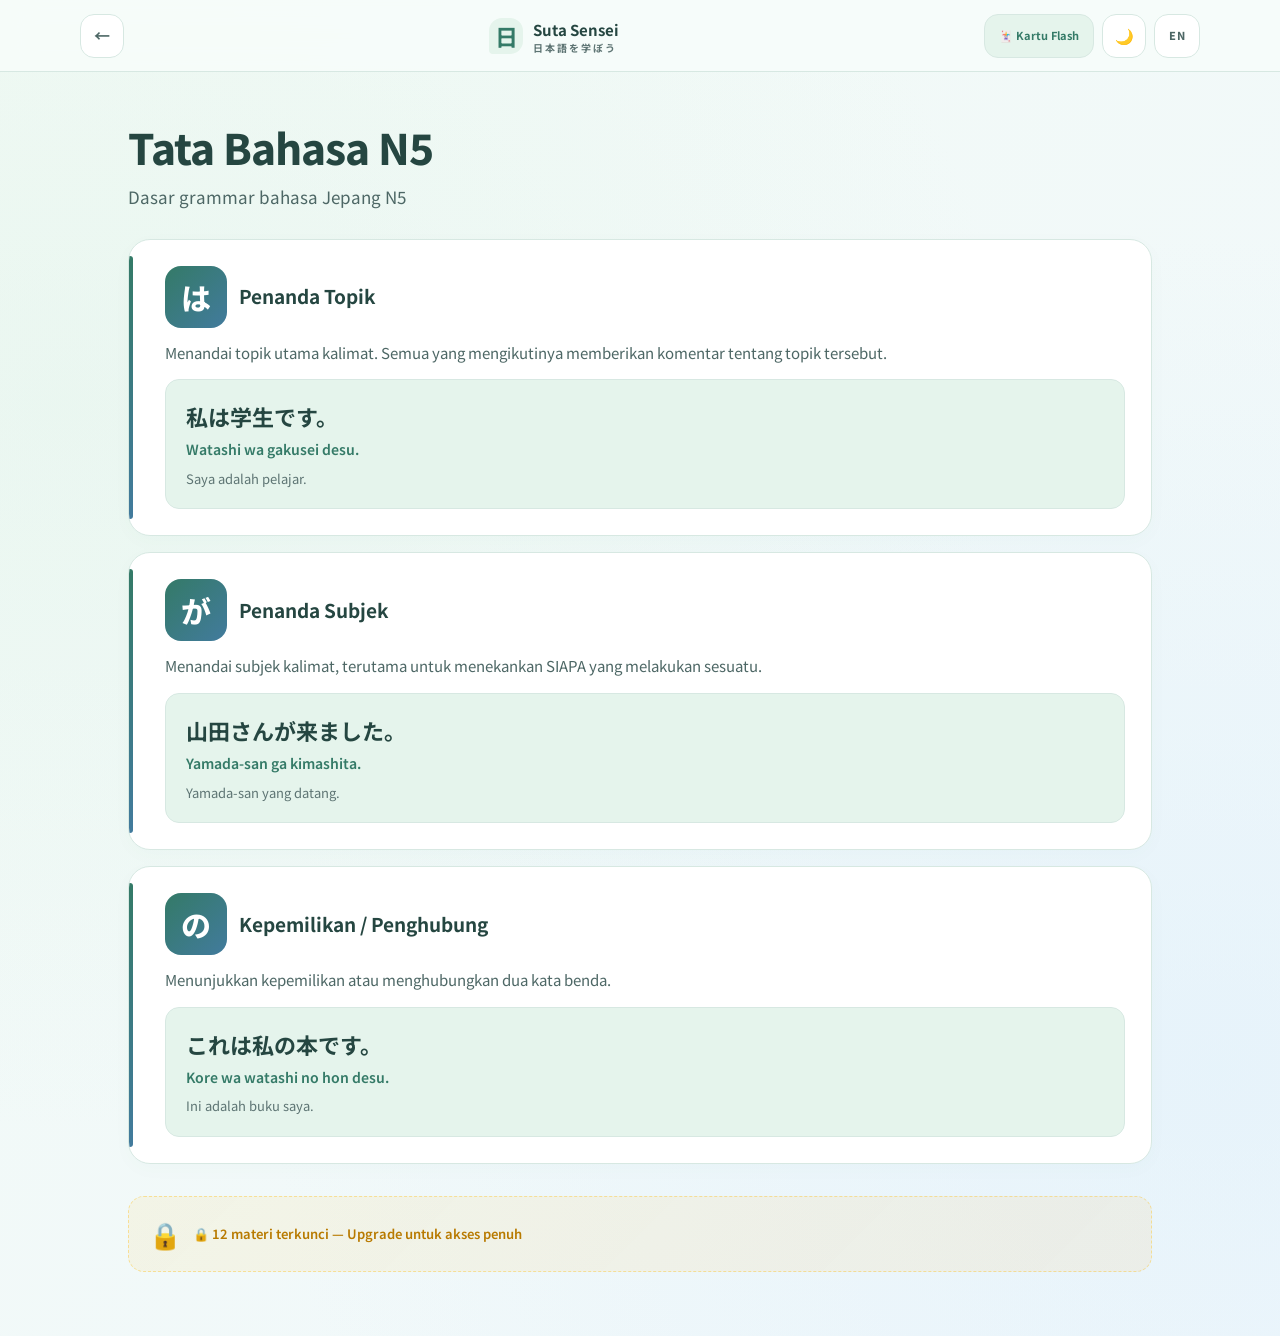
<file: n5/bunpou-n5.html>
<!doctype html>
<html lang="id" data-theme="light">
  <head>
    <meta charset="UTF-8" />
    <script src="../js/theme.js"></script>
    <meta name="viewport" content="width=device-width, initial-scale=1.0" />
    <title>Suta Sensei — N5 Grammar</title>
    <link rel="preconnect" href="https://fonts.googleapis.com" />
    <link
      rel="stylesheet"
      href="https://fonts.googleapis.com/css2?family=Noto+Sans+JP:wght@400;500;700;900&display=swap"
    />
    <link rel="stylesheet" href="../css/base.css" />
    <link rel="stylesheet" href="../css/components.css" />
    <link rel="stylesheet" href="../css/pages.css" />
    <link rel="stylesheet" href="../css/japan.css" />
  </head>
  <body>
    <div class="top-bar">
      <button class="back-btn" onclick="goBack()" aria-label="Back">←</button>
      <a class="brand" href="../index.html" aria-label="Suta Sensei"><span class="brand-seal" lang="ja">日</span><span>Suta Sensei<small>日本語を学ぼう</small></span></a>
      <div class="topbar-right">
        <button class="mode-btn" id="modeBtn" onclick="toggleMode()">
          🃏 Flashcards
        </button>
        <button class="theme-btn" id="themeBtn" onclick="toggleTheme()">
          🌙
        </button>
        <button class="lang-btn" id="langBtn" onclick="toggleLanguage()">
          EN
        </button>
      </div>
    </div>
    <div class="container">
      <h1 data-lang="bunpouTitle">Tata Bahasa N5</h1>
      <p data-lang="bunpouDesc">Dasar grammar bahasa Jepang N5</p>
      <div id="studyView">
        <div class="bunpou-list" id="bunpouContainer"></div>
      </div>
      <div id="flashcardView" class="flashcard-view hidden">
        <div class="fc-header">
          <span class="fc-progress" id="fcProgress">1 / 7</span>
          <label class="fc-shuffle-label">
            <input
              type="checkbox"
              id="fcShuffle"
              onchange="fcToggleShuffle()"
            />
            <span data-lang="shuffle">Shuffle</span>
          </label>
        </div>
        <div class="fc-scene" onclick="fcFlip()">
          <div class="fc-card-inner" id="fcCardInner">
            <div class="fc-face fc-front">
              <span class="fc-jp-text" id="fcFront">は</span>
              <span class="fc-hint" id="fcHint">Tap to flip</span>
            </div>
            <div class="fc-face fc-back">
              <span class="fc-romaji-text" id="fcRomaji">Topic Marker</span>
              <span class="fc-meaning-text" id="fcMeaning">私は学生です。</span>
            </div>
          </div>
        </div>
        <div class="fc-controls">
          <button class="fc-btn fc-btn-nav" id="fcPrevBtn" onclick="fcPrev()">
            ← Prev
          </button>
          <button
            class="fc-btn fc-btn-reset"
            id="fcResetBtn"
            onclick="fcReset()"
          >
            ↺ Reset
          </button>
          <button class="fc-btn fc-btn-nav" id="fcNextBtn" onclick="fcNext()">
            Next →
          </button>
        </div>
      </div>
    </div>
    <script src="../js/data.js"></script>
    <script src="../js/core.js"></script>
    <script src="../js/bunpou.js"></script>
  </body>
</html>
</file>
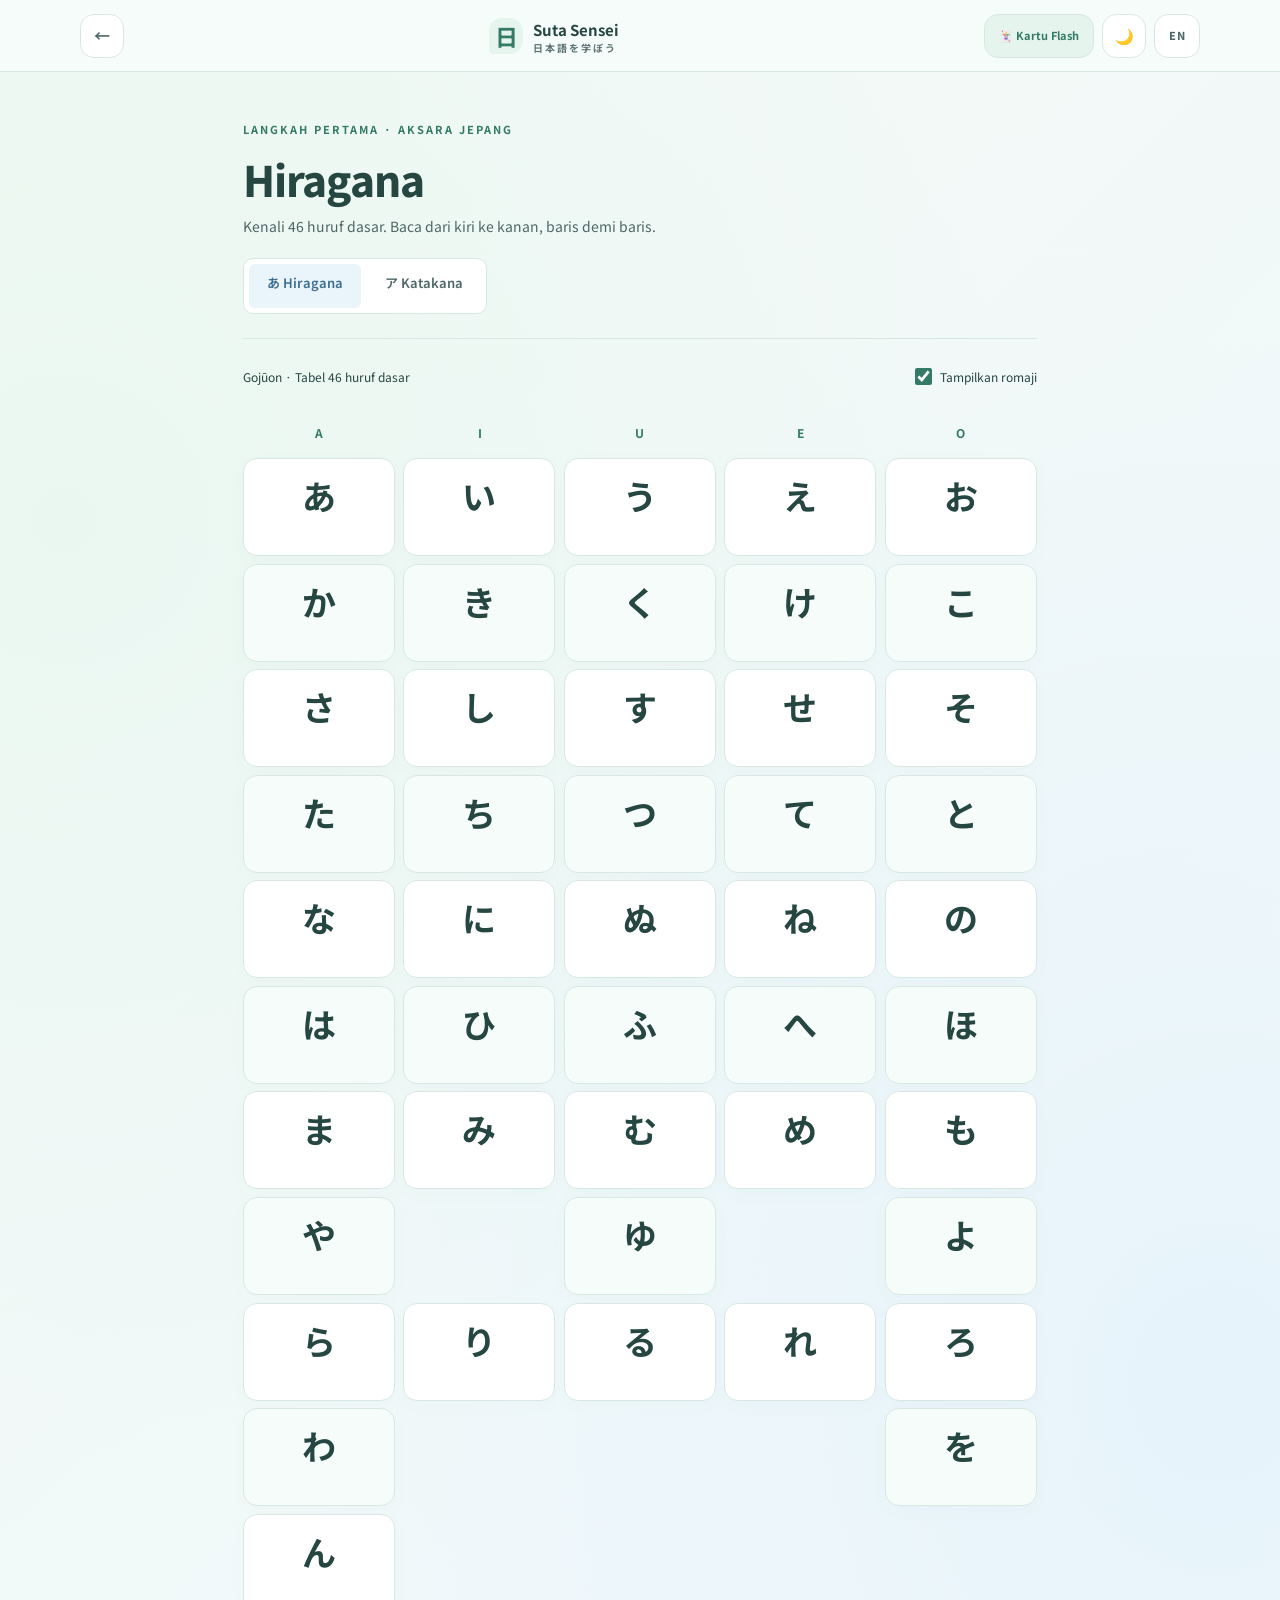
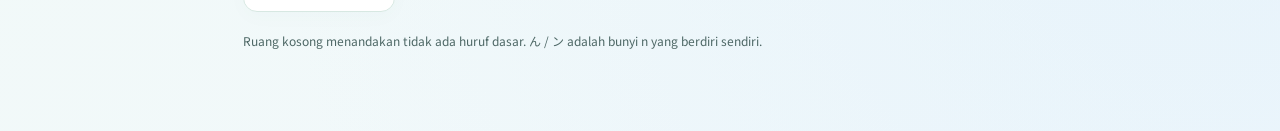
<file: n5/kana.html>
<!doctype html>
<html lang="id" data-theme="light">
  <head>
    <meta charset="UTF-8" />
    <script src="../js/theme.js"></script>
    <meta name="viewport" content="width=device-width, initial-scale=1.0" />
    <title>Suta Sensei — Kana</title>
    <link rel="preconnect" href="https://fonts.googleapis.com" />
    <link
      rel="stylesheet"
      href="https://fonts.googleapis.com/css2?family=Noto+Sans+JP:wght@400;500;700;900&display=swap"
    />
    <link rel="stylesheet" href="../css/base.css" />
    <link rel="stylesheet" href="../css/components.css" />
    <link rel="stylesheet" href="../css/pages.css" />
    <link rel="stylesheet" href="../css/japan.css" />
  </head>
  <body>
    <div class="top-bar">
      <button class="back-btn" onclick="goBack()" aria-label="Back">←</button>
      <a class="brand" href="../index.html" aria-label="Suta Sensei"><span class="brand-seal" lang="ja">日</span><span>Suta Sensei<small>日本語を学ぼう</small></span></a>
      <div class="topbar-right">
        <button class="mode-btn" id="modeBtn" onclick="toggleMode()">
          🃏 Flashcards
        </button>
        <button class="theme-btn" id="themeBtn" onclick="toggleTheme()">
          🌙
        </button>
        <button class="lang-btn" id="langBtn" onclick="toggleLanguage()">
          EN
        </button>
      </div>
    </div>
    <main class="container kana-page">
      <p class="eyebrow" data-lang="kanaEyebrow">LANGKAH PERTAMA &middot; AKSARA JEPANG</p>
      <div class="kana-heading"><div><h1 id="pageTitle">Hiragana</h1>
      <p data-lang="kanaDescription">Kenali 46 huruf dasar. Baca dari kiri ke kanan, baris demi baris.</p></div></div>
      <nav class="kana-tabs" aria-label="Kana"><a href="?type=hiragana" id="hiraganaTab">&#12354; Hiragana</a><a href="?type=katakana" id="katakanaTab">&#12450; Katakana</a></nav>
      <div id="studyView">
        <div class="kana-toolbar"><span data-lang="kanaChart">Goj&#363;on &middot; Tabel 46 huruf dasar</span><label><input type="checkbox" id="romajiToggle" checked onchange="document.getElementById('kanaGrid').classList.toggle('hide-romaji', !this.checked)" /><span data-lang="showRomaji">Tampilkan romaji</span></label></div>
        <div class="kana-grid" id="kanaGrid"></div>
        <p class="kana-footnote" data-lang="kanaNote">Ruang kosong menandakan tidak ada huruf dasar. &#12435; / &#12531; adalah bunyi n yang berdiri sendiri.</p>
      </div>
      <div id="flashcardView" class="flashcard-view hidden">
        <div class="fc-header">
          <span class="fc-progress" id="fcProgress">1 / 46</span>
          <label class="fc-shuffle-label">
            <input
              type="checkbox"
              id="fcShuffle"
              onchange="fcToggleShuffle()"
            />
            <span data-lang="shuffle">Shuffle</span>
          </label>
        </div>
        <div class="fc-scene" role="button" tabindex="0" aria-label="Flip flashcard" onclick="fcFlip()" onkeydown="if(event.key === 'Enter') fcFlip()">
          <div class="fc-card-inner" id="fcCardInner">
            <div class="fc-face fc-front">
              <span class="fc-jp-text" id="fcFront">あ</span>
              <span class="fc-hint" id="fcHint">Tap to flip</span>
            </div>
            <div class="fc-face fc-back">
              <span class="fc-romaji-text" id="fcRomaji">a</span>
            </div>
          </div>
        </div>
        <div class="fc-controls">
          <button class="fc-btn fc-btn-nav" id="fcPrevBtn" onclick="fcPrev()">
            ← Prev
          </button>
          <button
            class="fc-btn fc-btn-reset"
            id="fcResetBtn"
            onclick="fcReset()"
          >
            ↺ Reset
          </button>
          <button class="fc-btn fc-btn-nav" id="fcNextBtn" onclick="fcNext()">
            Next →
          </button>
        </div>
      </div>
    </main>
    <script src="../js/data.js"></script>
    <script src="../js/core.js"></script>
    <script src="../js/kana.js"></script>
  </body>
</html>
</file>
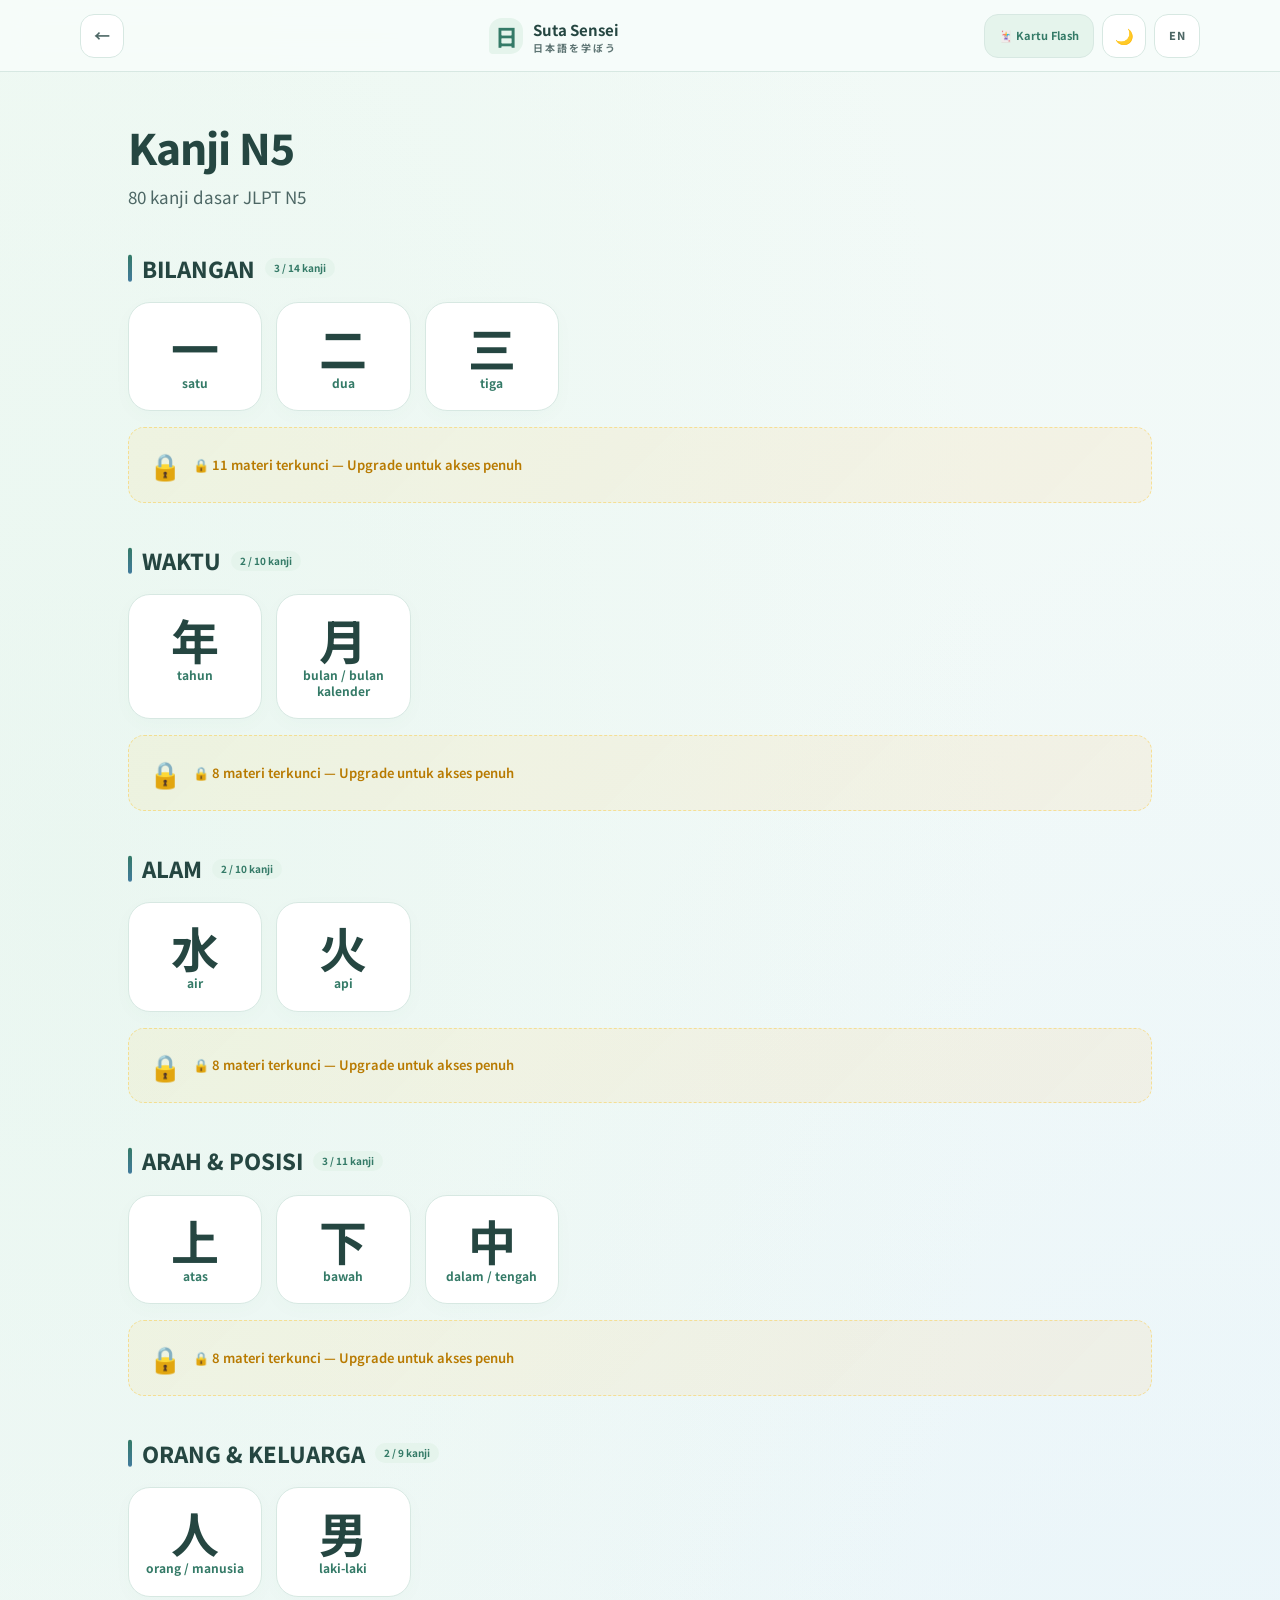
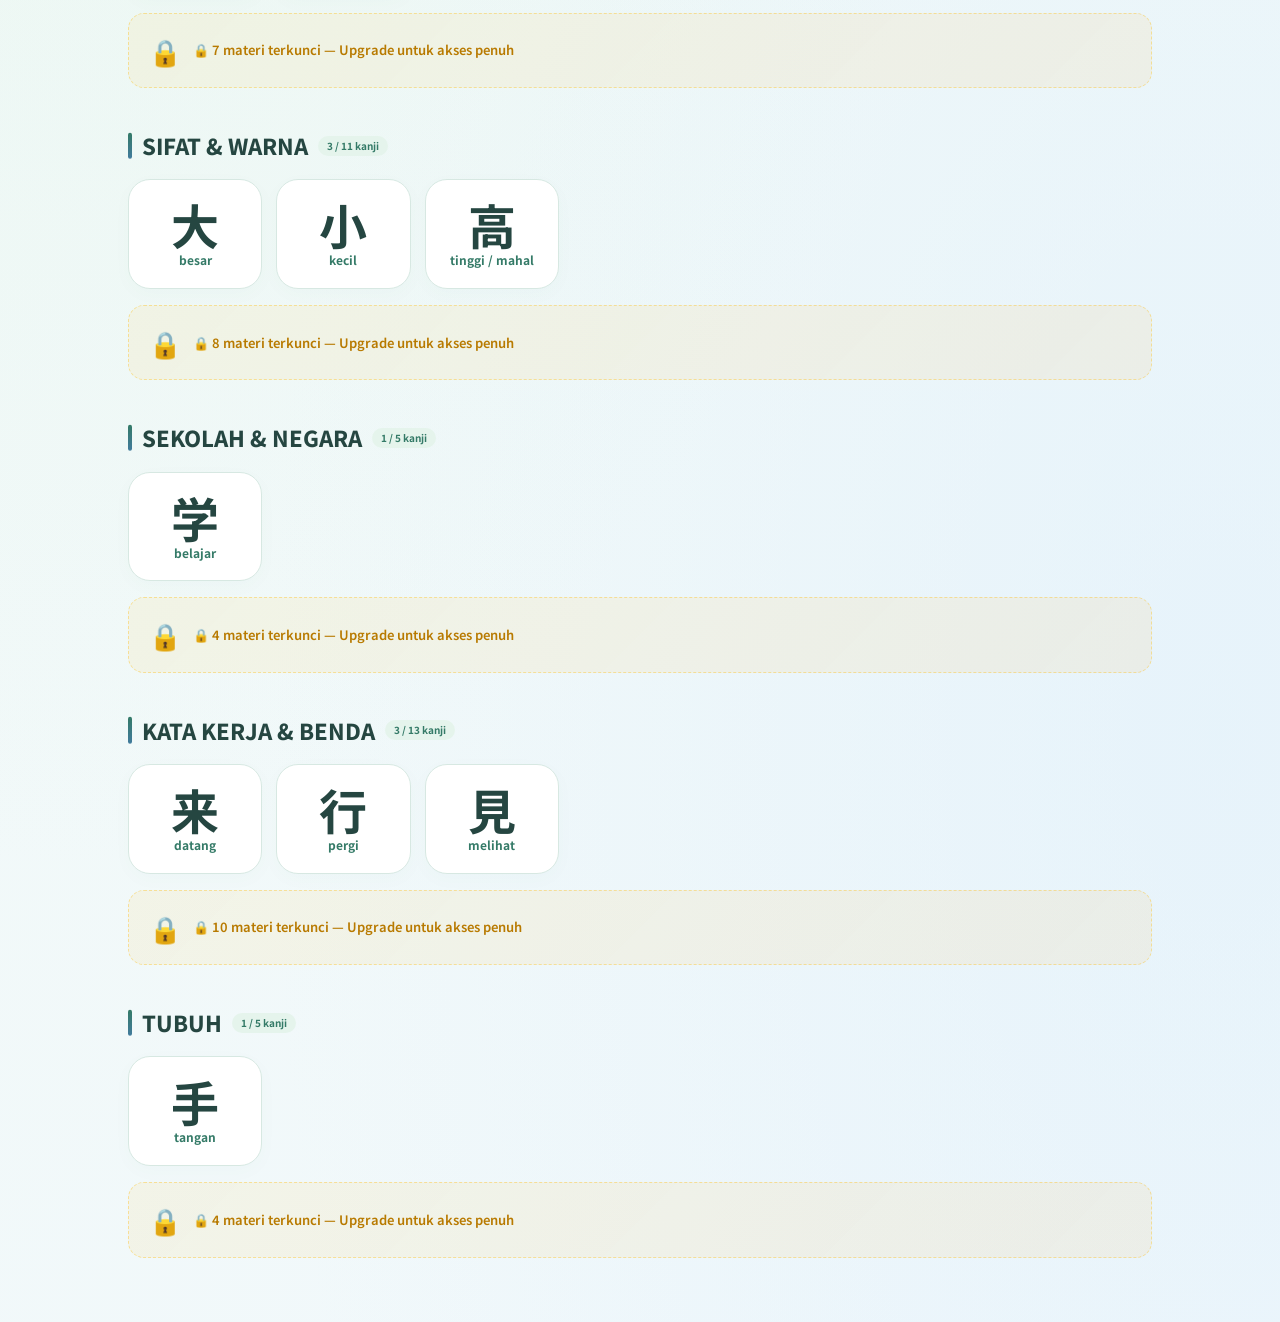
<file: n5/kanji-n5.html>
<!doctype html>
<html lang="id" data-theme="light">
  <head>
    <meta charset="UTF-8" />
    <script src="../js/theme.js"></script>
    <meta name="viewport" content="width=device-width, initial-scale=1.0" />
    <title>Suta Sensei — Kanji N5</title>
    <link rel="preconnect" href="https://fonts.googleapis.com" />
    <link
      rel="stylesheet"
      href="https://fonts.googleapis.com/css2?family=Noto+Sans+JP:wght@400;500;700;900&display=swap"
    />
    <link rel="stylesheet" href="../css/base.css" />
    <link rel="stylesheet" href="../css/components.css" />
    <link rel="stylesheet" href="../css/pages.css" />
    <link rel="stylesheet" href="../css/japan.css" />
  </head>
  <body>
    <div class="top-bar">
      <button class="back-btn" onclick="goBack()" aria-label="Back">←</button>
      <a class="brand" href="../index.html" aria-label="Suta Sensei"><span class="brand-seal" lang="ja">日</span><span>Suta Sensei<small>日本語を学ぼう</small></span></a>
      <div class="topbar-right">
        <button class="mode-btn" id="modeBtn" onclick="toggleMode()">
          🃏 Flashcards
        </button>
        <button class="theme-btn" id="themeBtn" onclick="toggleTheme()">
          🌙
        </button>
        <button class="lang-btn" id="langBtn" onclick="toggleLanguage()">
          EN
        </button>
      </div>
    </div>
    <div class="container">
      <h1 data-lang="kanjiTitle">Kanji N5</h1>
      <p data-lang="kanjiDesc">80 kanji dasar JLPT N5</p>
      <div id="studyView"><div id="kanjiContainer"></div></div>
      <div id="flashcardView" class="flashcard-view hidden">
        <div class="fc-header">
          <span class="fc-progress" id="fcProgress">1 / 80</span>
          <label class="fc-shuffle-label">
            <input
              type="checkbox"
              id="fcShuffle"
              onchange="fcToggleShuffle()"
            />
            <span data-lang="shuffle">Shuffle</span>
          </label>
        </div>
        <div class="fc-scene" onclick="fcFlip()">
          <div class="fc-card-inner" id="fcCardInner">
            <div class="fc-face fc-front">
              <span class="fc-jp-text" id="fcFront">一</span>
              <span class="fc-hint" id="fcHint">Tap to flip</span>
            </div>
            <div class="fc-face fc-back" id="fcBack">
              <span class="fc-kanji-meaning">one</span>
            </div>
          </div>
        </div>
        <div class="fc-controls">
          <button class="fc-btn fc-btn-nav" id="fcPrevBtn" onclick="fcPrev()">
            ← Prev
          </button>
          <button
            class="fc-btn fc-btn-reset"
            id="fcResetBtn"
            onclick="fcReset()"
          >
            ↺ Reset
          </button>
          <button class="fc-btn fc-btn-nav" id="fcNextBtn" onclick="fcNext()">
            Next →
          </button>
        </div>
      </div>
    </div>
    <script src="../js/data.js"></script>
    <script src="../js/core.js"></script>
    <script src="../js/kanji.js"></script>
  </body>
</html>
</file>
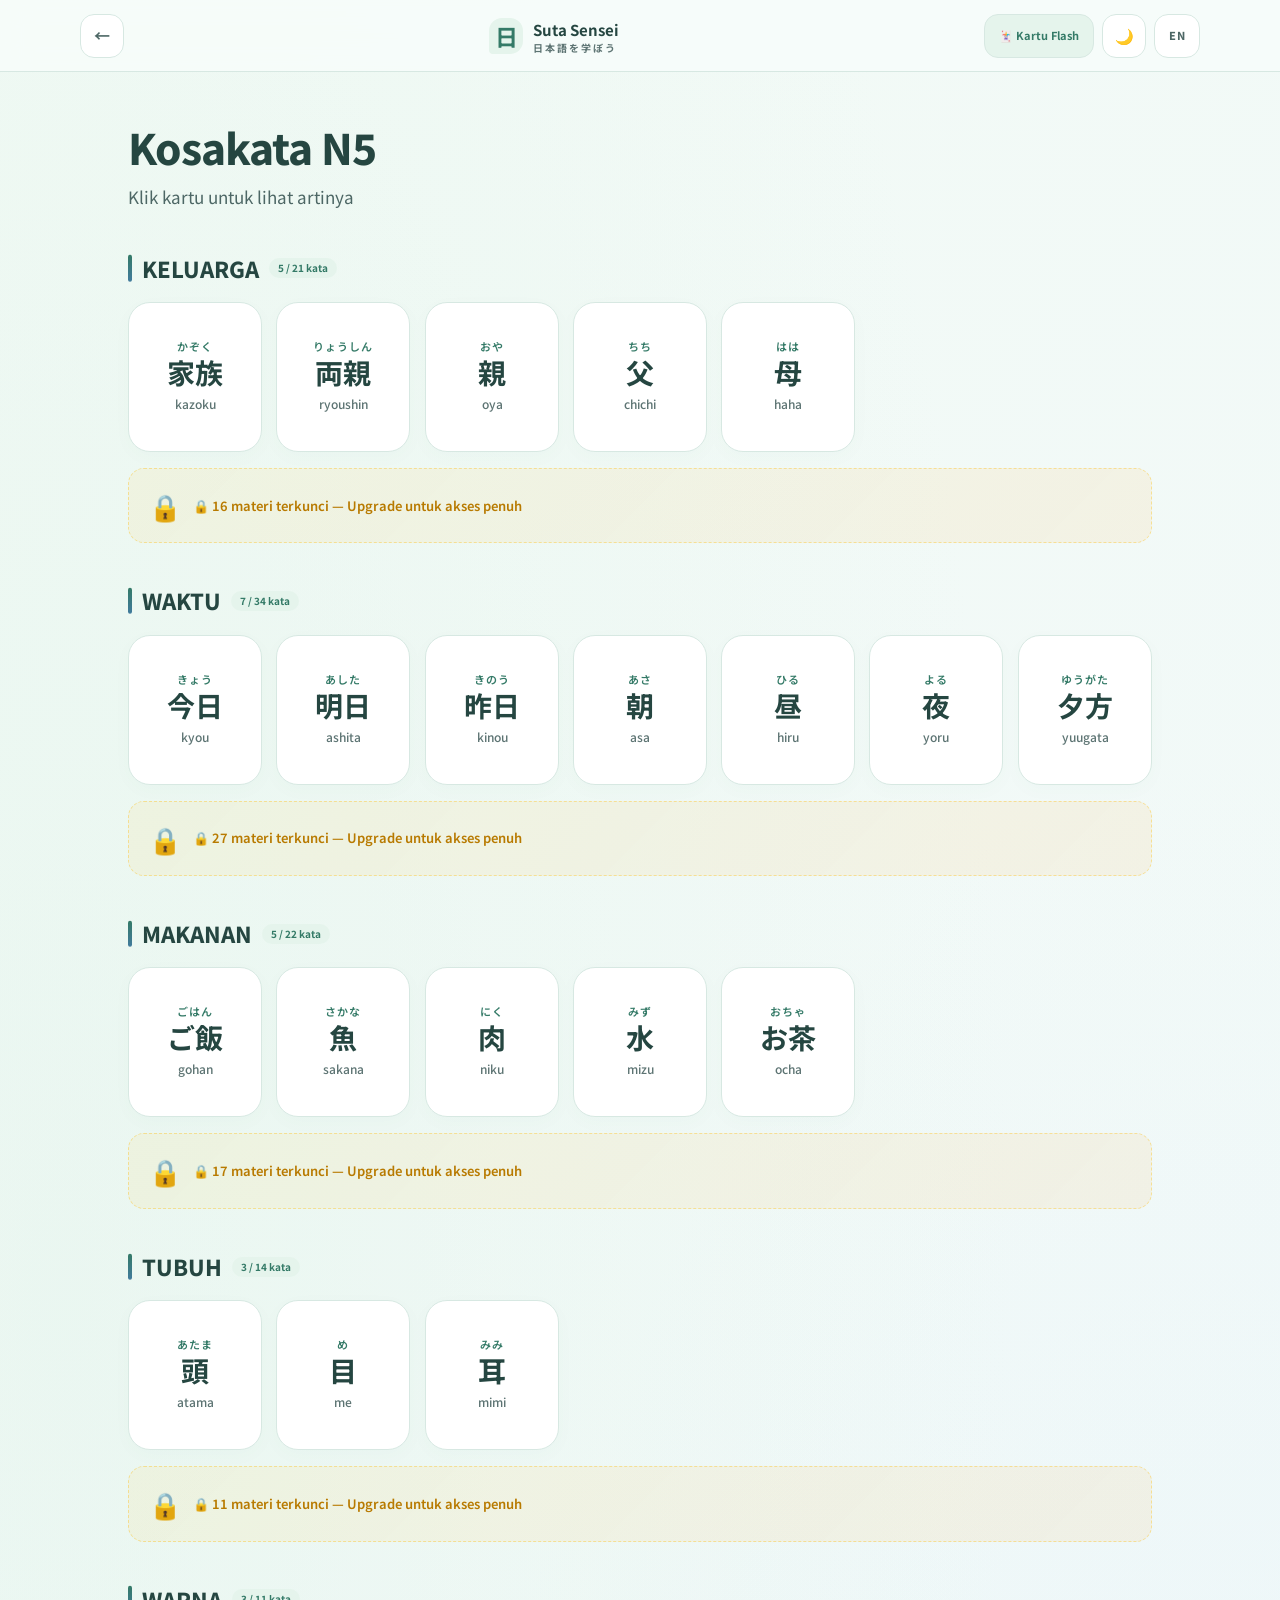
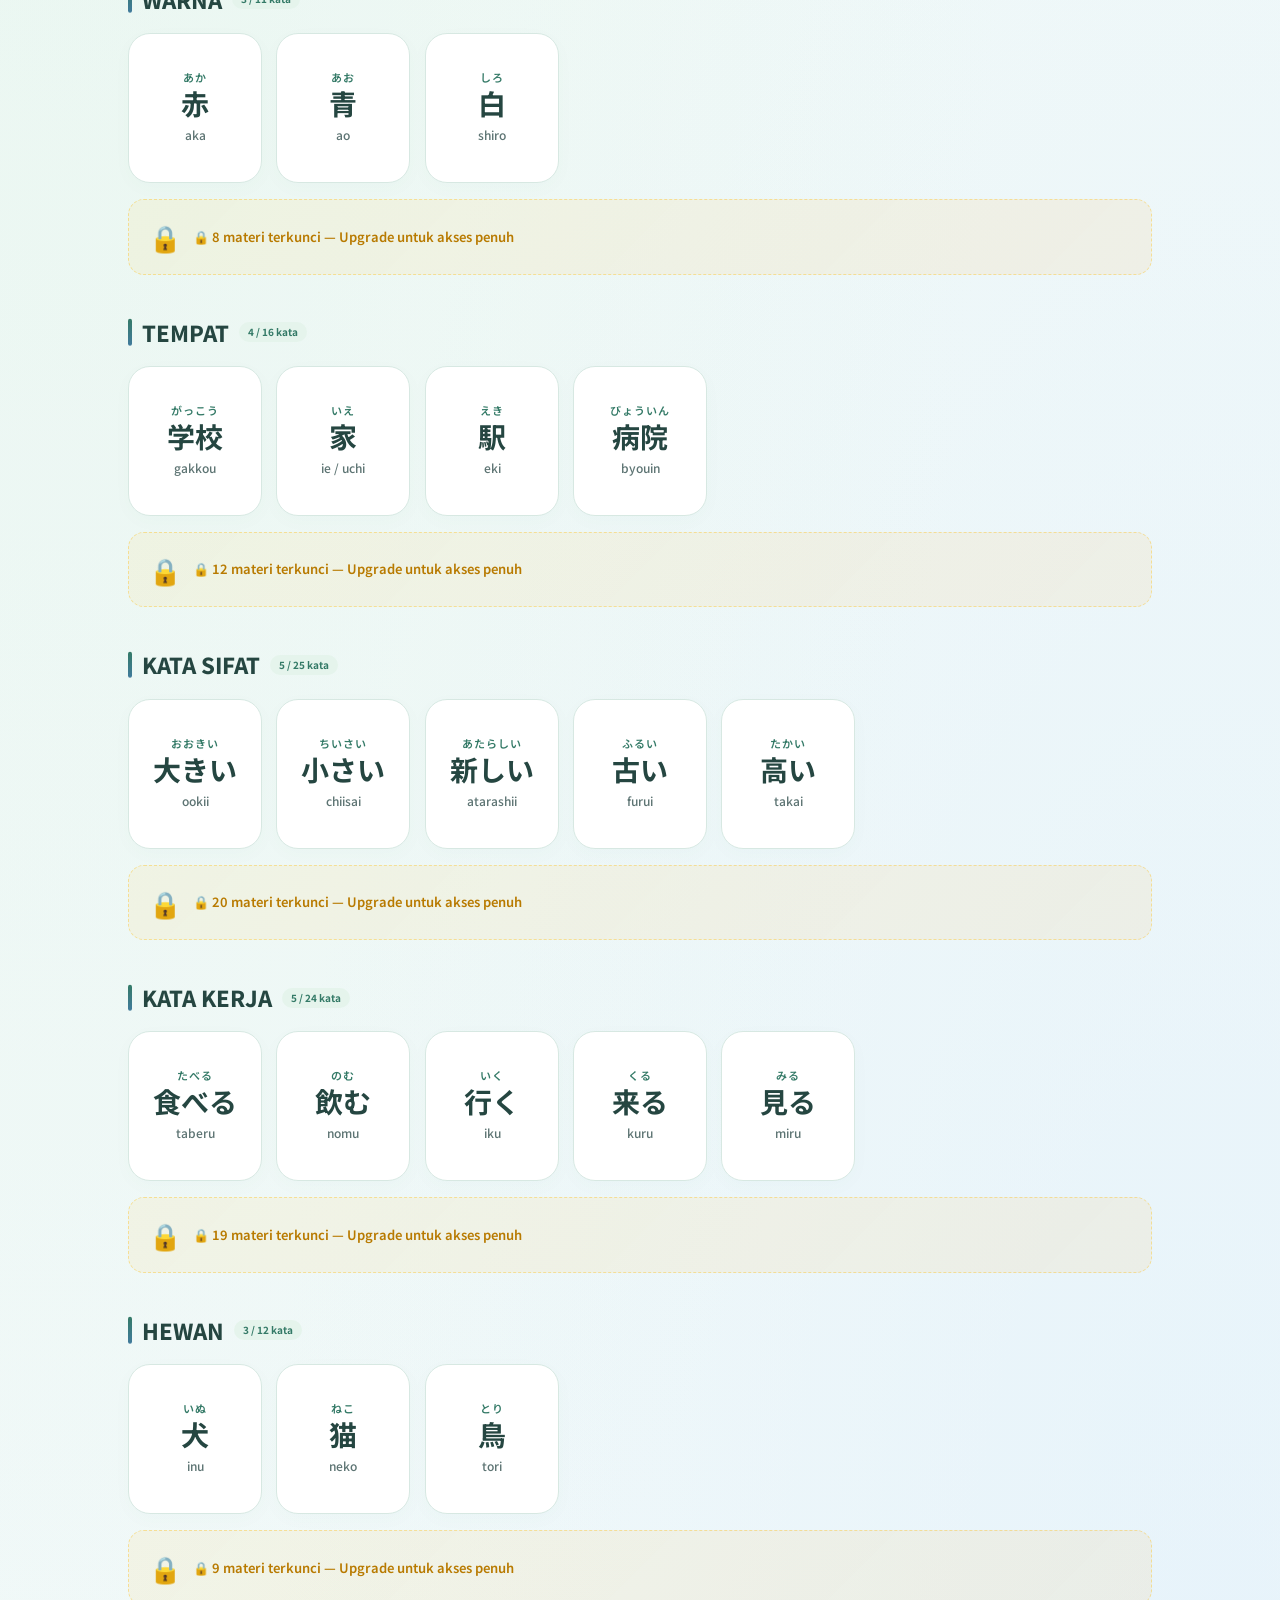
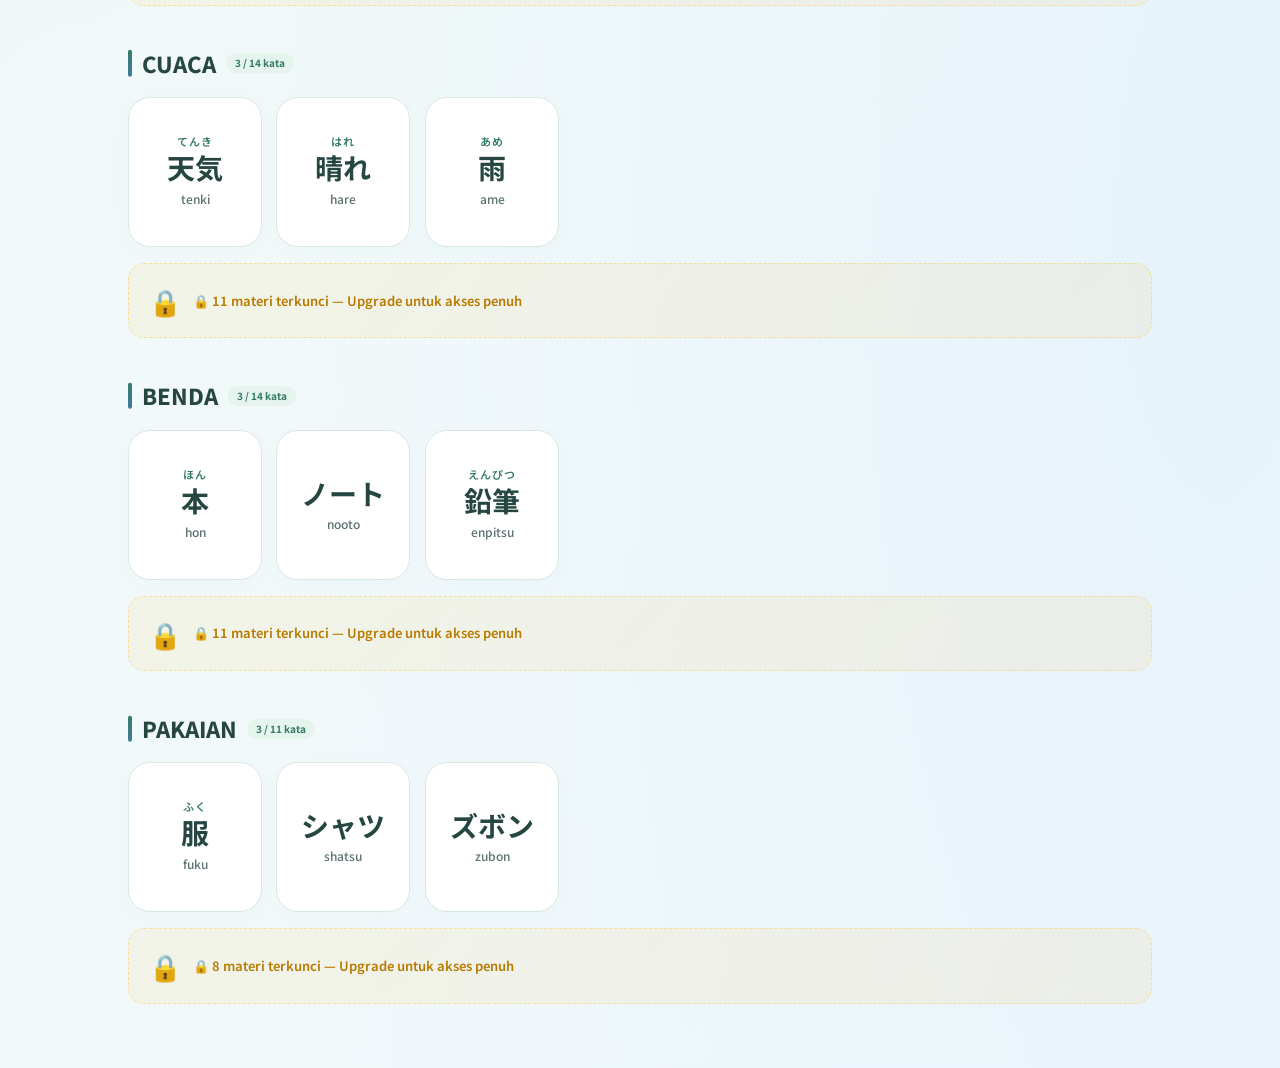
<file: n5/kotoba-n5.html>
<!doctype html>
<html lang="id" data-theme="light">
  <head>
    <meta charset="UTF-8" />
    <script src="../js/theme.js"></script>
    <meta name="viewport" content="width=device-width, initial-scale=1.0" />
    <title>Suta Sensei — N5 Vocabulary</title>
    <link rel="preconnect" href="https://fonts.googleapis.com" />
    <link
      rel="stylesheet"
      href="https://fonts.googleapis.com/css2?family=Noto+Sans+JP:wght@400;500;700;900&display=swap"
    />
    <link rel="stylesheet" href="../css/base.css" />
    <link rel="stylesheet" href="../css/components.css" />
    <link rel="stylesheet" href="../css/pages.css" />
    <link rel="stylesheet" href="../css/japan.css" />
  </head>
  <body>
    <div class="top-bar">
      <button class="back-btn" onclick="goBack()" aria-label="Back">←</button>
      <a class="brand" href="../index.html" aria-label="Suta Sensei"><span class="brand-seal" lang="ja">日</span><span>Suta Sensei<small>日本語を学ぼう</small></span></a>
      <div class="topbar-right">
        <button class="mode-btn" id="modeBtn" onclick="toggleMode()">
          🃏 Flashcards
        </button>
        <button class="theme-btn" id="themeBtn" onclick="toggleTheme()">
          🌙
        </button>
        <button class="lang-btn" id="langBtn" onclick="toggleLanguage()">
          EN
        </button>
      </div>
    </div>
    <div class="container">
      <h1 data-lang="kotobaTitle">Kosakata N5</h1>
      <p data-lang="kotobaDesc">Klik kartu untuk lihat artinya</p>
      <div id="studyView"><div id="kotobaContainer"></div></div>
      <div id="flashcardView" class="flashcard-view hidden">
        <div class="fc-header">
          <span class="fc-progress" id="fcProgress">1 / 52</span>
          <label class="fc-shuffle-label">
            <input
              type="checkbox"
              id="fcShuffle"
              onchange="fcToggleShuffle()"
            />
            <span data-lang="shuffle">Shuffle</span>
          </label>
        </div>
        <div class="fc-scene" onclick="fcFlip()">
          <div class="fc-card-inner" id="fcCardInner">
            <div class="fc-face fc-front">
              <span class="fc-jp-text" id="fcFront">家族</span>
              <span class="fc-hint" id="fcHint">Tap to flip</span>
            </div>
            <div class="fc-face fc-back">
              <span class="fc-romaji-text" id="fcRomaji">kazoku</span>
              <span class="fc-meaning-text" id="fcMeaning">family</span>
            </div>
          </div>
        </div>
        <div class="fc-controls">
          <button class="fc-btn fc-btn-nav" id="fcPrevBtn" onclick="fcPrev()">
            ← Prev
          </button>
          <button
            class="fc-btn fc-btn-reset"
            id="fcResetBtn"
            onclick="fcReset()"
          >
            ↺ Reset
          </button>
          <button class="fc-btn fc-btn-nav" id="fcNextBtn" onclick="fcNext()">
            Next →
          </button>
        </div>
      </div>
    </div>
    <script src="../js/data.js"></script>
    <script src="../js/core.js"></script>
    <script src="../js/kotoba.js"></script>
  </body>
</html>
</file>
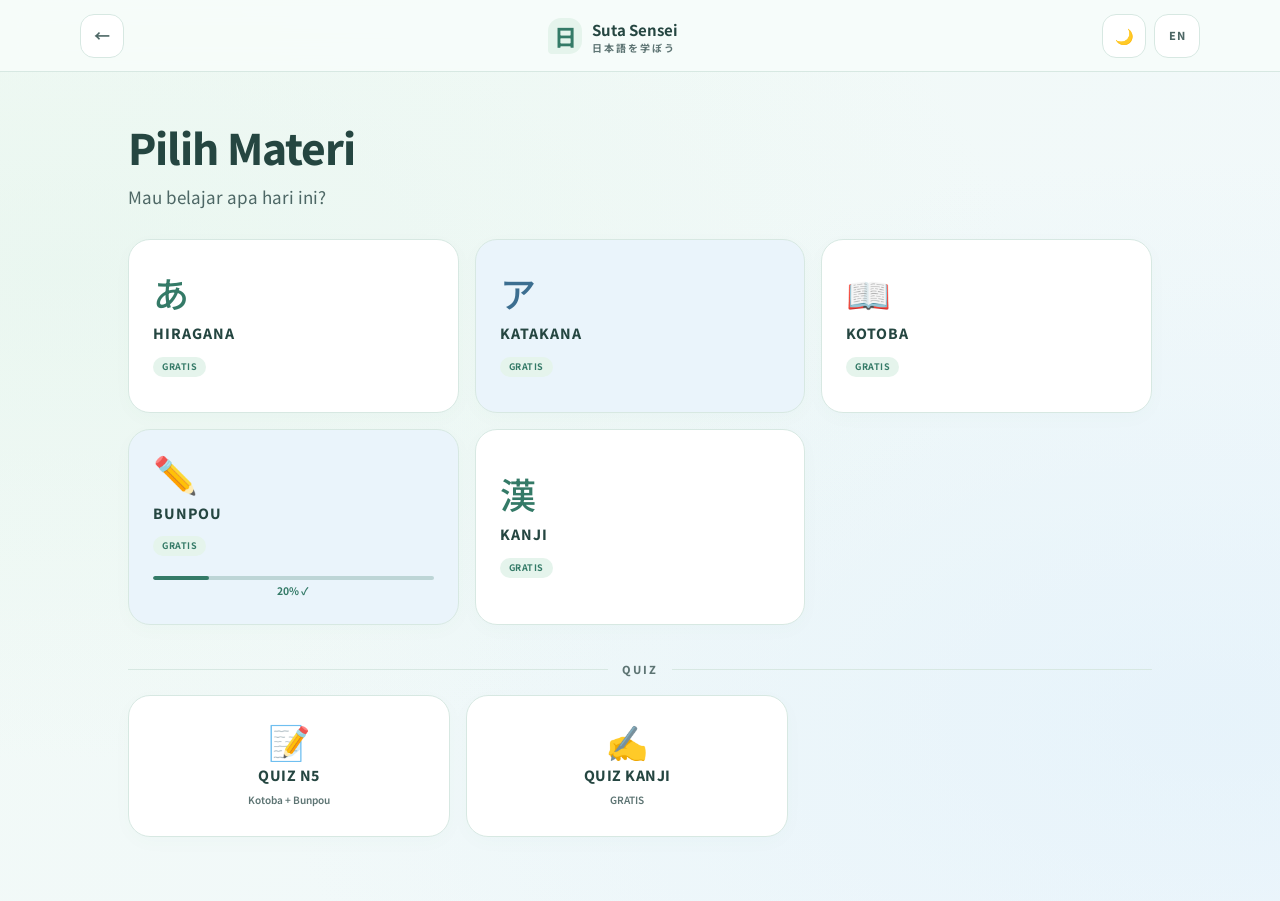
<file: n5/pilihan.html>
<!doctype html>
<html lang="id" data-theme="light">
  <head>
    <meta charset="UTF-8" />
    <script src="../js/theme.js"></script>
    <meta name="viewport" content="width=device-width, initial-scale=1.0" />
    <title>Suta Sensei — N5</title>
    <link rel="preconnect" href="https://fonts.googleapis.com" />
    <link
      rel="stylesheet"
      href="https://fonts.googleapis.com/css2?family=Noto+Sans+JP:wght@400;500;700;900&display=swap"
    />
    <link rel="stylesheet" href="../css/base.css" />
    <link rel="stylesheet" href="../css/components.css" />
    <link rel="stylesheet" href="../css/japan.css" />
  </head>
  <body>
    <div class="top-bar">
      <button class="back-btn" onclick="goBack()" aria-label="Back">←</button>
      <a class="brand" href="../index.html" aria-label="Suta Sensei"><span class="brand-seal" lang="ja">日</span><span>Suta Sensei<small>日本語を学ぼう</small></span></a>
      <div class="topbar-right">
        <button class="theme-btn" id="themeBtn" onclick="toggleTheme()">
          🌙
        </button>
        <button class="lang-btn" id="langBtn" onclick="toggleLanguage()">
          EN
        </button>
      </div>
    </div>

    <div class="container">
      <h1 data-lang="pilih">Pilih Materi</h1>
      <p data-lang="pilihDesc">Mau belajar apa hari ini?</p>

      <!-- STUDY MATERIALS — all accessible (20% for free, 100% for premium) -->
      <div class="material-grid material-grid-5">
        <div
          class="material-card"
          onclick="window.location.href = 'kana.html?type=hiragana'"
        >
          <span class="mat-icon">あ</span>
          <span class="mat-name" data-lang="hiragana">HIRAGANA</span>
          <span class="mat-badge badge-free" data-lang="free">FREE</span>
        </div>

        <div
          class="material-card"
          onclick="window.location.href = 'kana.html?type=katakana'"
        >
          <span class="mat-icon">ア</span>
          <span class="mat-name" data-lang="katakana">KATAKANA</span>
          <span class="mat-badge badge-free" data-lang="free">FREE</span>
        </div>

        <div class="material-card" onclick="window.location.href = 'kotoba-n5.html'">
          <span class="mat-icon">📖</span>
          <span class="mat-name" data-lang="kotoba">KOTOBA</span>
          <span class="mat-badge badge-free" data-lang="free">FREE</span>
          <div class="mat-progress-wrap" id="prog-kotobaN5" style="display:none">
            <div class="mat-progress-bar"><div class="mat-progress-fill"></div></div>
            <span class="mat-progress-pct"></span>
          </div>
        </div>

        <div class="material-card" onclick="window.location.href = 'bunpou-n5.html'">
          <span class="mat-icon">✏️</span>
          <span class="mat-name" data-lang="bunpou">BUNPOU</span>
          <span class="mat-badge badge-free" data-lang="free">FREE</span>
          <div class="mat-progress-wrap" id="prog-bunpouN5" style="display:none">
            <div class="mat-progress-bar"><div class="mat-progress-fill"></div></div>
            <span class="mat-progress-pct"></span>
          </div>
        </div>

        <div class="material-card" onclick="window.location.href = 'kanji-n5.html'">
          <span class="mat-icon">漢</span>
          <span class="mat-name" data-lang="kanji">KANJI</span>
          <span class="mat-badge badge-free" data-lang="free">FREE</span>
          <div class="mat-progress-wrap" id="prog-kanjiN5" style="display:none">
            <div class="mat-progress-bar"><div class="mat-progress-fill"></div></div>
            <span class="mat-progress-pct"></span>
          </div>
        </div>
      </div>

      <!-- QUIZ SECTION -->
      <div class="quiz-divider"><span>QUIZ</span></div>

      <div class="quiz-grid">
        <div class="quiz-card" onclick="window.location.href = 'quiz-n5.html'">
          <span class="quiz-card-icon">📝</span>
          <span class="quiz-card-name" data-lang="pilihQuiz">QUIZ N5</span>
          <span class="quiz-card-sub" data-lang="pilihQuizSub"
            >Kotoba + Bunpou</span
          >
        </div>

        <div
          class="quiz-card"
          onclick="window.location.href = 'quiz-kanji.html'"
        >
          <span class="quiz-card-icon">✍️</span>
          <span class="quiz-card-name" data-lang="pilihQuizKanji"
            >QUIZ KANJI</span
          >
          <span class="quiz-card-sub" data-lang="free">FREE</span>
        </div>
      </div>
    </div>

    <script src="../js/data.js"></script>
    <script src="../js/core.js"></script>
    <script>
      window.addEventListener("DOMContentLoaded", () => {
        [
          { key: "kotobaN5", total: kotobaN5.length, id: "prog-kotobaN5" },
          { key: "bunpouN5", total: bunpouN5.length, id: "prog-bunpouN5" },
          { key: "kanjiN5",  total: kanjiN5.length,  id: "prog-kanjiN5"  },
        ].forEach(({ key, total, id }) => {
          const pct  = typeof getSeenPercent === "function" ? getSeenPercent(key, total) : 0;
          const wrap = document.getElementById(id);
          if (!wrap || pct === 0) return;
          wrap.style.display = "block";
          wrap.querySelector(".mat-progress-fill").style.width = pct + "%";
          wrap.querySelector(".mat-progress-pct").textContent  = pct + "% ✓";
        });
      });
    </script>
  </body>
</html>
</file>
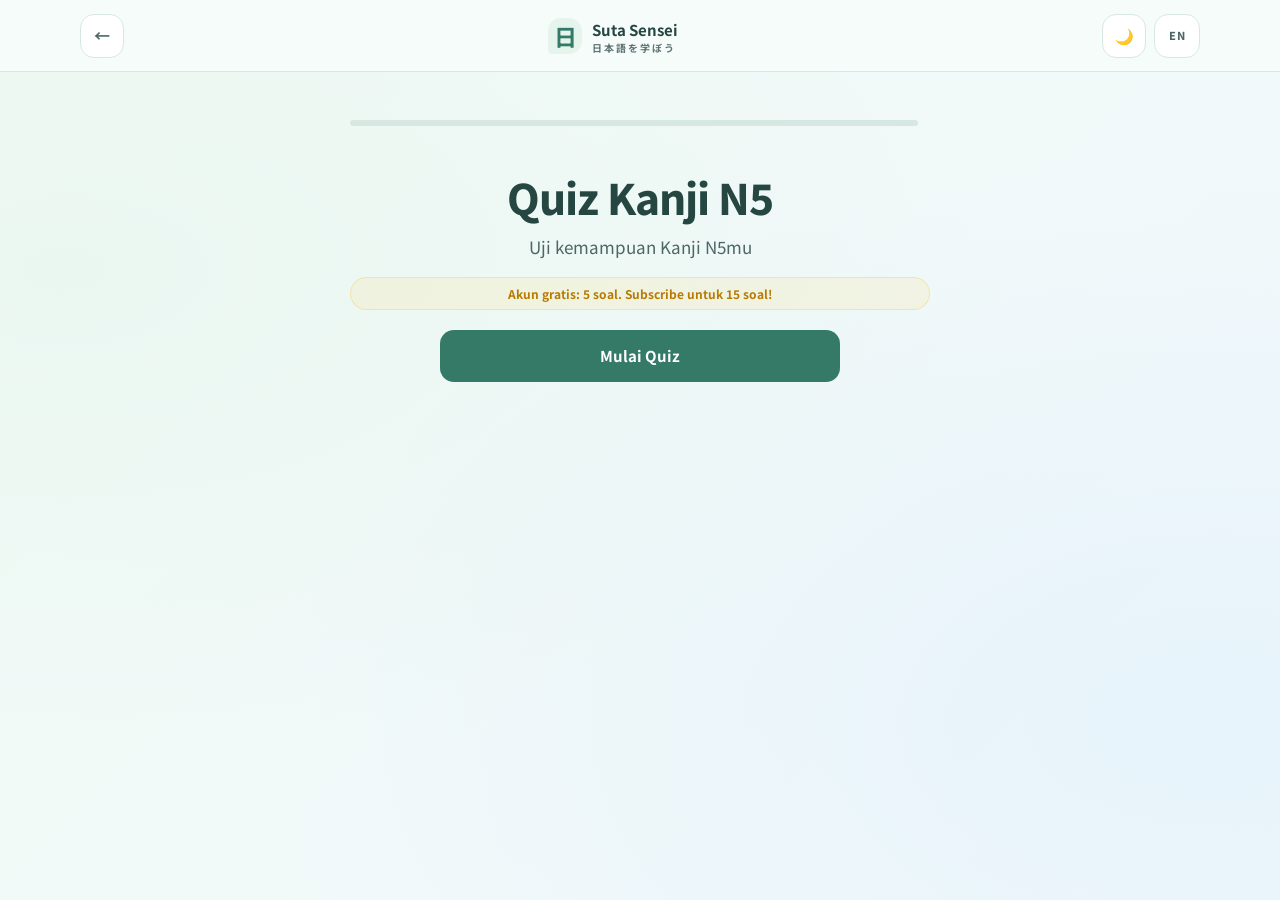
<file: n5/quiz-kanji.html>
<!doctype html>
<html lang="id" data-theme="light">
  <head>
    <meta charset="UTF-8" />
    <script src="../js/theme.js"></script>
    <meta name="viewport" content="width=device-width, initial-scale=1.0" />
    <title>Suta Sensei — Quiz Kanji N5</title>
    <link rel="preconnect" href="https://fonts.googleapis.com" />
    <link
      rel="stylesheet"
      href="https://fonts.googleapis.com/css2?family=Noto+Sans+JP:wght@400;500;700;900&display=swap"
    />
    <link rel="stylesheet" href="../css/base.css" />
    <link rel="stylesheet" href="../css/components.css" />
    <link rel="stylesheet" href="../css/japan.css" />
  </head>
  <body>
    <div class="top-bar">
      <button class="back-btn" onclick="goBack()" aria-label="Back">←</button>
      <a class="brand" href="../index.html" aria-label="Suta Sensei"><span class="brand-seal" lang="ja">日</span><span>Suta Sensei<small>日本語を学ぼう</small></span></a>
      <div class="topbar-right">
        <button class="theme-btn" id="themeBtn" onclick="toggleTheme()">
          🌙
        </button>
        <button class="lang-btn" id="langBtn" onclick="toggleLanguage()">
          EN
        </button>
      </div>
    </div>
    <div class="container">
      <div class="quiz-wrap">
        <div class="quiz-progress">
          <div class="quiz-bar">
            <div class="quiz-fill" id="quizFill" style="width: 0%"></div>
          </div>
          <span class="quiz-counter" id="quizCounter"></span>
        </div>
        <div id="quizStart" class="quiz-start-box">
          <h1 data-lang="quizKanjiPageTitle">Quiz Kanji N5</h1>
          <p style="margin-bottom: 16px" data-lang="quizKanjiPageDesc">
            Uji kemampuan Kanji N5mu
          </p>
          <p class="quiz-free-note" id="quizFreeNote"></p>
          <button
            class="btn-primary"
            onclick="startQuiz()"
            data-lang="quizStart"
          >
            Mulai Quiz
          </button>
        </div>
        <div id="quizPlay" class="hidden">
          <div class="quiz-card">
            <p class="quiz-type-label" id="quizTypeLabel"></p>
            <p class="quiz-jp" id="quizJP"></p>
            <p class="quiz-sub" id="quizSub"></p>
            <div class="quiz-options" id="quizOptions"></div>
            <p class="quiz-feedback" id="quizFeedback"></p>
          </div>
          <button
            class="quiz-next-btn hidden"
            id="quizNext"
            onclick="nextQuestion()"
            data-lang="quizNext"
          >
            Selanjutnya →
          </button>
        </div>
        <div id="quizResult" class="quiz-result-box hidden">
          <p class="quiz-score-val" id="quizScoreVal">0 / 0</p>
          <p class="quiz-score-msg" id="quizScoreMsg"></p>
          <p class="quiz-grade-msg" id="quizGradeMsg"></p>
          <button
            class="btn-primary"
            onclick="retryQuiz()"
            data-lang="quizRetry"
          >
            Coba Lagi
          </button>
          <button
            class="menu-btn menu-btn-ghost"
            style="margin-top: 8px"
            onclick="goBack()"
            data-lang="quizBack"
          >
            ← Kembali
          </button>
        </div>
      </div>
    </div>
    <script src="../js/data.js"></script>
    <script src="../js/core.js"></script>
    <script src="../js/quiz-kanji.js"></script>
  </body>
</html>
</file>
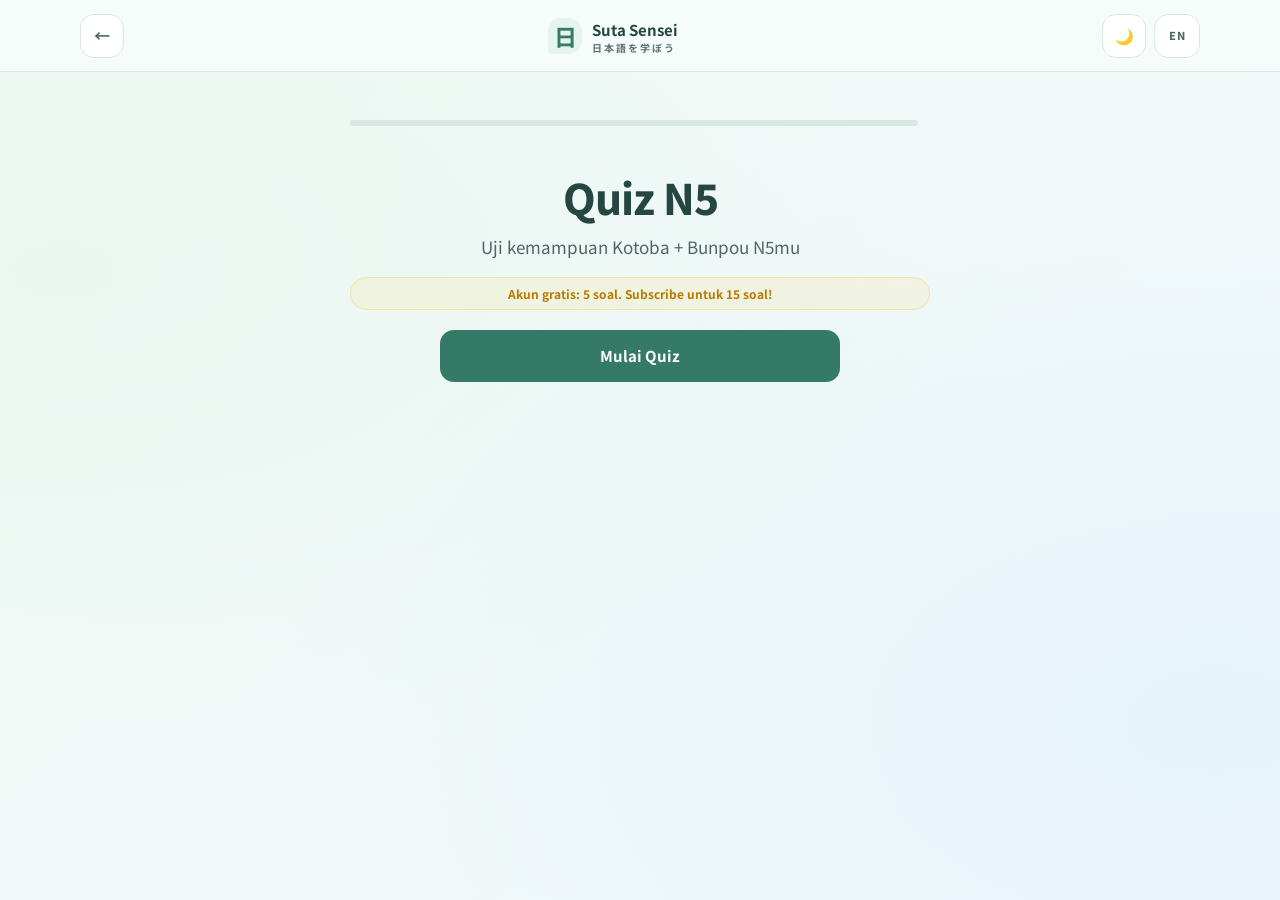
<file: n5/quiz-n5.html>
<!doctype html>
<html lang="id" data-theme="light">
  <head>
    <meta charset="UTF-8" />
    <script src="../js/theme.js"></script>
    <meta name="viewport" content="width=device-width, initial-scale=1.0" />
    <title>Suta Sensei — Quiz N5</title>
    <link rel="preconnect" href="https://fonts.googleapis.com" />
    <link
      rel="stylesheet"
      href="https://fonts.googleapis.com/css2?family=Noto+Sans+JP:wght@400;500;700;900&display=swap"
    />
    <link rel="stylesheet" href="../css/base.css" />
    <link rel="stylesheet" href="../css/components.css" />
    <link rel="stylesheet" href="../css/japan.css" />
  </head>
  <body>
    <div class="top-bar">
      <button class="back-btn" onclick="goBack()" aria-label="Back">←</button>
      <a class="brand" href="../index.html" aria-label="Suta Sensei"><span class="brand-seal" lang="ja">日</span><span>Suta Sensei<small>日本語を学ぼう</small></span></a>
      <div class="topbar-right">
        <button class="theme-btn" id="themeBtn" onclick="toggleTheme()">
          🌙
        </button>
        <button class="lang-btn" id="langBtn" onclick="toggleLanguage()">
          EN
        </button>
      </div>
    </div>
    <div class="container">
      <div class="quiz-wrap">
        <div class="quiz-progress">
          <div class="quiz-bar">
            <div class="quiz-fill" id="quizFill" style="width: 0%"></div>
          </div>
          <span class="quiz-counter" id="quizCounter"></span>
        </div>
        <div id="quizStart" class="quiz-start-box">
          <h1 data-lang="quizPageTitle">Quiz N5</h1>
          <p style="margin-bottom: 16px" data-lang="quizPageDesc">
            Uji kemampuan bahasa Jepangmu
          </p>
          <p class="quiz-free-note" id="quizFreeNote"></p>
          <button
            class="btn-primary"
            onclick="startQuiz()"
            data-lang="quizStart"
          >
            Mulai Quiz
          </button>
        </div>
        <div id="quizPlay" class="hidden">
          <div class="quiz-card">
            <p class="quiz-type-label" id="quizTypeLabel"></p>
            <p class="quiz-jp" id="quizJP"></p>
            <p class="quiz-sub" id="quizSub"></p>
            <div class="quiz-options" id="quizOptions"></div>
            <p class="quiz-feedback" id="quizFeedback"></p>
          </div>
          <button
            class="quiz-next-btn hidden"
            id="quizNext"
            onclick="nextQuestion()"
            data-lang="quizNext"
          >
            Selanjutnya →
          </button>
        </div>
        <div id="quizResult" class="quiz-result-box hidden">
          <p class="quiz-score-val" id="quizScoreVal">0 / 0</p>
          <p class="quiz-score-msg" id="quizScoreMsg"></p>
          <p class="quiz-grade-msg" id="quizGradeMsg"></p>
          <button
            class="btn-primary"
            onclick="retryQuiz()"
            data-lang="quizRetry"
          >
            Coba Lagi
          </button>
          <button
            class="menu-btn menu-btn-ghost"
            style="margin-top: 8px"
            onclick="goBack()"
            data-lang="quizBack"
          >
            ← Kembali
          </button>
        </div>
      </div>
    </div>
    <script src="../js/data.js"></script>
    <script src="../js/core.js"></script>
    <script src="../js/quiz.js"></script>
  </body>
</html>
</file>
<file: css/base.css>
/* ── DESIGN TOKENS ── */

:root {
  --accent-1:    #5ea2ff;
  --accent-2:    #7b8cff;
  --text-dark:   #213555;
  --text-mid:    #5f6f94;
  --text-muted:  #6d7b9b;
  --glass:       rgba(255, 255, 255, 0.72);
  --glass-hover: rgba(255, 255, 255, 0.92);
  --bg-grad:     linear-gradient(135deg, #f4fbff 0%, #eef4ff 100%);
  --bg-spot-1:   radial-gradient(circle at top left,    #b8e7ff 0%, transparent 35%);
  --bg-spot-2:   radial-gradient(circle at bottom right, #d9c2ff 0%, transparent 30%);
  --topbar-bg:   rgba(255, 255, 255, 0.6);
  --btn-glass:   rgba(255, 255, 255, 0.82);
  --input-bg:    rgba(255, 255, 255, 0.80);
  --border-glass:rgba(255, 255, 255, 0.5);
  --deco-opacity:0.042;
  --ease:        0.22s;
}

[data-theme="dark"] {
  --text-dark:   #e4eaf8;
  --text-mid:    #9aaec4;
  --text-muted:  #7a98b4;
  --glass:       rgba(22, 36, 62, 0.80);
  --glass-hover: rgba(30, 48, 82, 0.95);
  --bg-grad:     linear-gradient(135deg, #0d1829 0%, #111f3a 100%);
  --bg-spot-1:   radial-gradient(circle at top left,    rgba(30,60,120,0.5)  0%, transparent 40%);
  --bg-spot-2:   radial-gradient(circle at bottom right, rgba(60,30,120,0.3) 0%, transparent 35%);
  --topbar-bg:   rgba(10, 18, 34, 0.88);
  --btn-glass:   rgba(22, 36, 62, 0.88);
  --input-bg:    rgba(22, 36, 62, 0.88);
  --border-glass:rgba(255, 255, 255, 0.09);
  --deco-opacity:0.022;
}

/* ── RESET ── */

*, *::before, *::after {
  margin: 0;
  padding: 0;
  box-sizing: border-box;
  scrollbar-width: thin;
  scrollbar-color: rgba(123, 140, 255, 0.4) transparent;
}

::-webkit-scrollbar { width: 5px; }
::-webkit-scrollbar-track { background: transparent; }
::-webkit-scrollbar-thumb {
  background: linear-gradient(180deg, var(--accent-1), var(--accent-2));
  border-radius: 999px;
}

html { scroll-behavior: smooth; }

/* ── BODY ── */

body {
  font-family: "Noto Sans JP", "Segoe UI", sans-serif;
  min-height: 100vh;
  overflow-x: hidden;
  background: var(--bg-spot-1), var(--bg-spot-2), var(--bg-grad);
  color: var(--text-dark);
  transition: background 0.4s, color 0.35s;
}

body::before {
  content: "語";
  position: fixed;
  bottom: -60px;
  right: -30px;
  font-size: 340px;
  font-weight: 900;
  color: var(--accent-1);
  opacity: var(--deco-opacity);
  pointer-events: none;
  z-index: 0;
  line-height: 1;
  user-select: none;
}

/* ── TOP BAR ── */

.top-bar {
  position: fixed;
  top: 0; left: 0;
  width: 100%;
  padding: 10px 16px;
  display: flex;
  justify-content: space-between;
  align-items: center;
  z-index: 999;
  background: var(--topbar-bg);
  backdrop-filter: blur(14px);
  -webkit-backdrop-filter: blur(14px);
  border-bottom: 1px solid var(--border-glass);
  transition: background 0.4s, border-color 0.4s;
  gap: 8px;
}

.topbar-right {
  display: flex;
  align-items: center;
  gap: 6px;
  flex-shrink: 0;
}

/* Back btn */
.back-btn {
  width: 40px;
  height: 40px;
  border: none;
  border-radius: 12px;
  background: var(--btn-glass);
  backdrop-filter: blur(10px);
  color: var(--text-mid);
  font-size: 16px;
  font-weight: 700;
  cursor: pointer;
  display: flex;
  align-items: center;
  justify-content: center;
  box-shadow: 0 2px 10px rgba(0, 0, 0, 0.07);
  transition: transform var(--ease), background var(--ease);
  flex-shrink: 0;
}

.back-btn:hover { transform: translateY(-2px); background: white; }
[data-theme="dark"] .back-btn:hover { background: rgba(40, 60, 100, 0.95); }

/* Lang btn */
.lang-btn {
  height: 36px;
  padding: 0 14px;
  border: none;
  border-radius: 10px;
  background: var(--btn-glass);
  color: var(--text-mid);
  font-size: 11px;
  font-weight: 800;
  letter-spacing: 0.5px;
  cursor: pointer;
  box-shadow: 0 2px 10px rgba(0, 0, 0, 0.07);
  transition: transform var(--ease), background var(--ease), color var(--ease);
}

.lang-btn:hover { transform: translateY(-2px); background: var(--accent-1); color: white; }

/* Theme btn */
.theme-btn {
  width: 36px;
  height: 36px;
  border: none;
  border-radius: 10px;
  background: var(--btn-glass);
  font-size: 15px;
  cursor: pointer;
  display: flex;
  align-items: center;
  justify-content: center;
  box-shadow: 0 2px 10px rgba(0, 0, 0, 0.07);
  transition: transform var(--ease);
}

.theme-btn:hover { transform: rotate(20deg) scale(1.1); }

/* Mode btn (flashcard toggle) */
.mode-btn {
  height: 36px;
  padding: 0 14px;
  border: none;
  border-radius: 10px;
  background: linear-gradient(120deg, var(--accent-1), var(--accent-2));
  color: white;
  font-size: 11px;
  font-weight: 700;
  cursor: pointer;
  white-space: nowrap;
  box-shadow: 0 3px 12px rgba(94, 162, 255, 0.35);
  transition: transform var(--ease), box-shadow var(--ease);
  max-width: 130px;
  overflow: hidden;
  text-overflow: ellipsis;
}

.mode-btn:hover { transform: translateY(-2px); box-shadow: 0 6px 18px rgba(94,162,255,0.45); }

/* ── CONTAINER ── */

.container {
  position: relative;
  z-index: 1;
  width: 100%;
  max-width: 1100px;
  margin: 0 auto;
  padding: 80px 20px 60px;
  animation: fadeUp 0.5s ease both;
}

/* ── TYPOGRAPHY ── */

h1 {
  font-size: clamp(28px, 6vw, 48px);
  font-weight: 800;
  color: var(--text-dark);
  letter-spacing: -0.5px;
  margin-bottom: 8px;
  line-height: 1.15;
}

.jp-subtitle {
  font-size: 13px;
  color: rgba(94, 162, 255, 0.55);
  letter-spacing: 4px;
  margin-bottom: 24px;
}

p {
  font-size: clamp(14px, 2.5vw, 17px);
  color: var(--text-mid);
  line-height: 1.65;
  margin-bottom: 16px;
}

/* ── UTILITY ── */

.hidden { display: none !important; }

/* ── ANIMATIONS ── */

@keyframes fadeUp {
  from { opacity: 0; transform: translateY(18px); }
  to   { opacity: 1; transform: translateY(0); }
}

@keyframes cardPop {
  0%   { transform: scale(1); }
  40%  { transform: scale(0.94); }
  100% { transform: scale(1); }
}

.card-pop { animation: cardPop 0.2s ease; }

/* ── RESPONSIVE ── */

@media (max-width: 520px) {
  .top-bar { padding: 8px 12px; gap: 6px; }
  .mode-btn { padding: 0 10px; font-size: 10px; max-width: 110px; }
  .lang-btn { padding: 0 10px; font-size: 10px; }
  .back-btn, .theme-btn { width: 34px; height: 34px; font-size: 14px; }
  .lang-btn  { height: 34px; }
  .mode-btn  { height: 34px; }
  .container { padding: 76px 14px 48px; }
}
</file>
<file: css/components.css>
/* ── AUTH ROW & DIVIDER ── */

.auth-row {
  display: flex;
  justify-content: space-between;
  align-items: center;
  width: 100%;
  max-width: 400px;
  margin: 4px auto 0;
  gap: 8px;
}

.auth-link {
  background: none;
  border: none;
  padding: 6px 0;
  font-size: 0.82rem;
  font-family: inherit;
  color: var(--muted, #888);
  cursor: pointer;
  opacity: 0.8;
  transition: opacity 0.2s, color 0.2s;
  text-align: left;
}

.auth-link:hover {
  opacity: 1;
  color: var(--accent, #4a7c8e);
}

.auth-divider {
  display: flex;
  align-items: center;
  gap: 12px;
  width: 100%;
  max-width: 400px;
  margin: 18px auto 14px;
  color: var(--muted, #aaa);
  font-size: 0.78rem;
  letter-spacing: 0.05em;
}

.auth-divider::before,
.auth-divider::after {
  content: '';
  flex: 1;
  height: 1px;
  background: var(--border, rgba(0,0,0,0.1));
}

/* ── GUEST HINT CARD ── */

.guest-hint-card {
  display: flex;
  align-items: center;
  gap: 10px;
  width: 100%;
  max-width: 400px;
  margin: 4px auto 14px;
  padding: 12px 16px;
  background: var(--accent-bg);
  border: 1.5px dashed var(--accent-lite);
  border-radius: 12px;
  cursor: pointer;
  transition: background var(--ease), border-color var(--ease);
}
.guest-hint-card:hover {
  background: rgba(74,124,142,0.15);
  border-color: var(--accent);
}
.guest-hint-icon { font-size: 18px; flex-shrink: 0; }
.guest-hint-text {
  flex: 1;
  font-size: 12px;
  font-weight: 600;
  color: var(--accent);
  line-height: 1.4;
}
.guest-hint-arrow {
  font-size: 14px;
  color: var(--accent);
  flex-shrink: 0;
  opacity: 0.7;
}

/* ── QUIZ SECTION (pilihan.html) ── */

.quiz-divider {
  display: flex;
  align-items: center;
  gap: 14px;
  margin: 28px 0 16px;
  max-width: 420px;
}
.quiz-divider::before,
.quiz-divider::after {
  content: "";
  flex: 1;
  height: 1px;
  background: var(--border-glass);
}
.quiz-divider span {
  font-size: 11px;
  font-weight: 800;
  letter-spacing: 2px;
  color: var(--text-muted);
}

.quiz-grid {
  display: grid;
  grid-template-columns: repeat(2, 1fr);
  gap: 14px;
  max-width: 320px;
}

.quiz-card {
  background: var(--glass);
  backdrop-filter: blur(14px);
  -webkit-backdrop-filter: blur(14px);
  border: 1.5px solid var(--border-glass);
  border-radius: 18px;
  display: flex;
  flex-direction: column;
  align-items: center;
  justify-content: center;
  gap: 6px;
  padding: 22px 12px;
  cursor: pointer;
  text-align: center;
  box-shadow: var(--shadow-sm);
  transition: transform var(--ease), box-shadow var(--ease), background var(--ease);
  animation: fadeUp 0.4s ease both;
  min-height: 120px;
}
.quiz-card:hover {
  transform: translateY(-5px) scale(1.02);
  background: var(--glass-hover);
  box-shadow: 0 14px 32px rgba(74,124,142,0.16);
}
.quiz-card.locked { opacity: 0.55; cursor: not-allowed; }
.quiz-card.locked:hover { transform: none; }

.quiz-card-icon { font-size: clamp(26px, 6vw, 34px); line-height: 1; }
.quiz-card-name { font-size: clamp(12px, 2.5vw, 14px); font-weight: 800; color: var(--text-dark); letter-spacing: 0.5px; }
.quiz-card-sub  { font-size: 10px; font-weight: 600; color: var(--text-muted); }

/* ── INPUT FIELD ── */

.input-field {
  width: 100%;
  max-width: 400px;
  display: block;
  margin: 8px auto;
  padding: 14px 16px;
  border: 1.5px solid var(--border-glass);
  border-radius: 14px;
  background: var(--input-bg);
  backdrop-filter: blur(10px);
  font-size: 15px;
  color: var(--text-dark);
  outline: none;
  transition: border-color 0.2s, box-shadow 0.2s;
}

.input-field:focus {
  border-color: var(--accent-1);
  box-shadow: 0 0 0 3px rgba(94, 162, 255, 0.15);
}

[data-theme="dark"] .input-field::placeholder { color: var(--text-muted); }

/* ── PRIMARY BUTTON ── */

.btn-primary {
  display: block;
  width: 100%;
  max-width: 400px;
  margin: 10px auto;
  padding: 14px;
  border: none;
  border-radius: 14px;
  font-size: 15px;
  font-weight: 700;
  color: white;
  cursor: pointer;
  background: linear-gradient(120deg, var(--accent-1) 0%, var(--accent-2) 50%, var(--accent-1) 100%);
  background-size: 200% 100%;
  background-position: 0% center;
  box-shadow: 0 7px 22px rgba(94, 162, 255, 0.32);
  transition: transform var(--ease), box-shadow var(--ease), background-position 0.42s ease;
}

.btn-primary:hover {
  transform: translateY(-3px);
  box-shadow: 0 13px 30px rgba(94, 162, 255, 0.4);
  background-position: 100% center;
}

.btn-primary:active { transform: scale(0.97); }

/* ── CARD ── */

.card {
  border-radius: 20px;
  background: var(--glass);
  backdrop-filter: blur(16px);
  -webkit-backdrop-filter: blur(16px);
  border: 1px solid var(--border-glass);
  display: flex;
  flex-direction: column;
  justify-content: center;
  align-items: center;
  padding: 16px 12px;
  cursor: pointer;
  text-align: center;
  color: var(--text-dark);
  box-shadow: 0 6px 22px rgba(0, 0, 0, 0.07);
  transition: transform var(--ease), box-shadow var(--ease), background var(--ease);
  will-change: transform;
  animation: fadeUp 0.4s ease both;
}

.card:hover {
  transform: translateY(-5px) scale(1.02);
  background: var(--glass-hover);
  box-shadow: 0 16px 38px rgba(94, 162, 255, 0.14);
}

/* ── MATERIAL GRID (pilihan) ── */

.material-grid {
  display: grid;
  grid-template-columns: repeat(2, 1fr);
  gap: 14px;
  margin-top: 28px;
  max-width: 420px;
}

.material-card {
  border-radius: 20px;
  background: var(--glass);
  backdrop-filter: blur(16px);
  -webkit-backdrop-filter: blur(16px);
  border: 1px solid var(--border-glass);
  display: flex;
  flex-direction: column;
  align-items: center;
  justify-content: center;
  gap: 7px;
  padding: 22px 12px;
  cursor: pointer;
  text-align: center;
  box-shadow: 0 6px 22px rgba(0, 0, 0, 0.07);
  transition: transform var(--ease), box-shadow var(--ease), background var(--ease);
  animation: fadeUp 0.4s ease both;
  min-height: 130px;
}

.material-card:hover {
  transform: translateY(-5px) scale(1.02);
  background: var(--glass-hover);
  box-shadow: 0 16px 38px rgba(94, 162, 255, 0.14);
}

.material-card.locked { opacity: 0.55; cursor: not-allowed; filter: grayscale(0.1); }
.material-card.locked:hover { transform: none; box-shadow: 0 6px 22px rgba(0,0,0,0.07); }

.mat-icon { font-size: clamp(28px, 6vw, 40px); line-height: 1; }
.mat-name { font-size: clamp(12px, 2.5vw, 15px); font-weight: 800; color: var(--text-dark); letter-spacing: 0.5px; }

.mat-badge {
  font-size: 9px;
  font-weight: 700;
  padding: 3px 9px;
  border-radius: 999px;
  letter-spacing: 0.5px;
}

.badge-free    { background: rgba(94,162,255,0.12); color: var(--accent-1); }
.badge-premium { background: rgba(255,215,106,0.2);  color: #b87a00; }
[data-theme="dark"] .badge-premium { color: #ffd76a; }

/* ── LEVEL CARDS ── */

.level-grid {
  display: flex;
  gap: 14px;
  margin-top: 28px;
  flex-wrap: wrap;
}

.level-card {
  flex: 1;
  min-width: 120px;
  max-width: 180px;
  min-height: 120px;
  border-radius: 20px;
  background: var(--glass);
  backdrop-filter: blur(16px);
  border: 1px solid var(--border-glass);
  display: flex;
  flex-direction: column;
  align-items: center;
  justify-content: center;
  gap: 5px;
  cursor: pointer;
  box-shadow: 0 6px 22px rgba(0, 0, 0, 0.07);
  transition: transform var(--ease), box-shadow var(--ease), background var(--ease);
  animation: fadeUp 0.4s ease both;
}

.level-card:hover {
  transform: translateY(-5px) scale(1.02);
  background: var(--glass-hover);
  box-shadow: 0 16px 38px rgba(94,162,255,0.14);
}

.level-card.disabled { opacity: 0.5; cursor: not-allowed; }
.level-card.disabled:hover { transform: none; box-shadow: 0 6px 22px rgba(0,0,0,0.07); }

.level-name { font-size: clamp(28px, 7vw, 36px); font-weight: 800; color: var(--text-dark); }
.level-sub  { font-size: 11px; color: var(--text-muted); font-weight: 600; text-align: center; padding: 0 8px; }

/* ── MENU BUTTONS ── */

.menu-btn {
  display: block;
  width: 100%;
  max-width: 380px;
  margin: 8px auto;
  padding: 14px;
  border: none;
  border-radius: 14px;
  font-size: 14px;
  font-weight: 700;
  cursor: pointer;
  transition: transform var(--ease), box-shadow var(--ease), opacity var(--ease);
}

.menu-btn-primary {
  background: linear-gradient(120deg, var(--accent-1), var(--accent-2));
  color: white;
  box-shadow: 0 7px 22px rgba(94, 162, 255, 0.32);
}

.menu-btn-primary:hover { transform: translateY(-3px); box-shadow: 0 12px 28px rgba(94,162,255,0.4); }

.menu-btn-ghost {
  background: var(--glass);
  backdrop-filter: blur(10px);
  color: var(--text-mid);
  border: 1.5px solid var(--border-glass);
  box-shadow: 0 3px 12px rgba(0, 0, 0, 0.06);
}

.menu-btn-ghost:hover { transform: translateY(-2px); background: var(--glass-hover); }

.menu-btn-danger {
  background: rgba(255, 77, 109, 0.09);
  color: #e05575;
  border: 1.5px solid rgba(255, 77, 109, 0.18);
}

.menu-btn-danger:hover { background: rgba(255, 77, 109, 0.16); transform: translateY(-2px); }

/* ── ROLE BADGE ── */

.role-badge {
  display: inline-block;
  font-size: 11px;
  font-weight: 800;
  padding: 4px 14px;
  border-radius: 999px;
  letter-spacing: 1px;
  margin-bottom: 24px;
}

.role-premium { background: rgba(255,215,106,0.2); color: #b87a00; }
[data-theme="dark"] .role-premium { color: #ffd76a; }
.role-free { background: rgba(94,162,255,0.12); color: var(--accent-1); }

/* ── STATUS TEXT ── */

#loginStatus, #regStatus {
  font-size: 13px;
  font-weight: 600;
  min-height: 18px;
  text-align: center;
  margin-top: 4px;
  max-width: 400px;
  margin-left: auto;
  margin-right: auto;
}

/* ── AUTH SWITCH LINK ── */

.auth-switch {
  text-align: center;
  margin-top: 14px;
  font-size: 13px;
  color: var(--text-muted);
}

.auth-switch button {
  background: none;
  border: none;
  color: var(--accent-1);
  font-size: 13px;
  font-weight: 700;
  cursor: pointer;
  padding: 0;
  width: auto;
  max-width: none;
  margin: 0;
  box-shadow: none;
  display: inline;
}

.auth-switch button:hover { text-decoration: underline; transform: none; }

/* ── PREMIUM TEASER ── */

.premium-teaser {
  display: flex;
  align-items: center;
  gap: 12px;
  background: linear-gradient(135deg, rgba(255,215,106,0.12), rgba(255,179,71,0.1));
  border: 1.5px dashed rgba(255,185,0,0.35);
  border-radius: 16px;
  padding: 16px 20px;
  margin-top: 16px;
}

.teaser-lock { font-size: 26px; flex-shrink: 0; }

.premium-teaser p {
  font-size: 13px;
  font-weight: 600;
  color: #b87a00;
  margin: 0;
  line-height: 1.4;
}

[data-theme="dark"] .premium-teaser p { color: #ffd76a; }
[data-theme="dark"] .premium-teaser {
  background: linear-gradient(135deg, rgba(255,215,106,0.08), rgba(255,179,71,0.06));
}

/* ── QUIZ ── */

.quiz-wrap {
  max-width: 580px;
  margin: 0 auto;
}

/* Start / result sections */
.quiz-start-box, .quiz-result-box {
  text-align: center;
  padding: 20px 0;
}

.quiz-free-note {
  display: inline-block;
  background: rgba(255,215,106,0.15);
  color: #b87a00;
  font-size: 12px;
  font-weight: 700;
  padding: 6px 16px;
  border-radius: 999px;
  margin-bottom: 20px;
  border: 1px solid rgba(255,185,0,0.25);
}

[data-theme="dark"] .quiz-free-note { color: #ffd76a; }

/* Progress bar */
.quiz-progress {
  display: flex;
  align-items: center;
  gap: 12px;
  margin-bottom: 24px;
}

.quiz-bar {
  flex: 1;
  height: 6px;
  background: var(--border-glass);
  border-radius: 999px;
  overflow: hidden;
}

.quiz-fill {
  height: 100%;
  background: linear-gradient(to right, var(--accent-1), var(--accent-2));
  border-radius: 999px;
  transition: width 0.4s ease;
}

.quiz-counter {
  font-size: 12px;
  font-weight: 700;
  color: var(--text-muted);
  white-space: nowrap;
}

/* Question card */
.quiz-card {
  background: var(--glass);
  backdrop-filter: blur(16px);
  border: 1px solid var(--border-glass);
  border-radius: 24px;
  padding: 28px 24px;
  box-shadow: 0 8px 28px rgba(0,0,0,0.07);
  margin-bottom: 16px;
}

.quiz-type-label {
  font-size: 11px;
  font-weight: 700;
  color: var(--text-muted);
  letter-spacing: 0.5px;
  text-transform: uppercase;
  margin-bottom: 12px;
}

.quiz-jp {
  font-size: clamp(36px, 10vw, 64px);
  font-weight: 800;
  color: var(--text-dark);
  line-height: 1;
  margin-bottom: 6px;
  text-align: center;
}

.quiz-sub {
  font-size: 13px;
  color: var(--text-muted);
  margin-bottom: 20px;
  text-align: center;
  line-height: 1.5;
}

/* Option buttons */
.quiz-options {
  display: grid;
  grid-template-columns: 1fr 1fr;
  gap: 10px;
}

.quiz-opt-btn {
  padding: 13px 10px;
  border: 1.5px solid var(--border-glass);
  border-radius: 12px;
  background: var(--glass);
  color: var(--text-dark);
  font-size: 13px;
  font-weight: 600;
  cursor: pointer;
  text-align: center;
  transition: transform var(--ease), background var(--ease), border-color var(--ease);
  word-break: break-word;
  line-height: 1.3;
  width: 100%;
  max-width: none;
  margin: 0;
  box-shadow: none;
}

.quiz-opt-btn:not(:disabled):hover {
  transform: translateY(-2px);
  background: var(--glass-hover);
  border-color: var(--accent-1);
}

.quiz-opt-btn.opt-correct {
  background: rgba(30,180,100,0.15);
  border-color: #1eb464;
  color: #1eb464;
}

.quiz-opt-btn.opt-wrong {
  background: rgba(220,50,50,0.1);
  border-color: #e05555;
  color: #e05555;
}

.quiz-opt-btn:disabled { cursor: default; }

/* Onyomi reading options: katakana needs to be readable */
.quiz-opt-btn.opt-reading {
  font-size: clamp(14px, 3vw, 18px);
  font-weight: 700;
  font-family: 'Noto Sans JP', sans-serif;
  letter-spacing: 0.5px;
  padding: 14px 10px;
}

/* Feedback */
.quiz-feedback {
  font-size: 15px;
  font-weight: 700;
  text-align: center;
  margin-top: 12px;
  min-height: 22px;
}

.feedback-correct { color: #1eb464; }
.feedback-wrong   { color: #e05555; }

/* Next button */
.quiz-next-btn {
  display: block;
  width: 100%;
  max-width: 580px;
  margin: 0 auto;
  padding: 14px;
  border: none;
  border-radius: 14px;
  font-size: 14px;
  font-weight: 700;
  color: white;
  cursor: pointer;
  background: linear-gradient(120deg, var(--accent-1), var(--accent-2));
  box-shadow: 0 7px 22px rgba(94,162,255,0.3);
  transition: transform var(--ease), box-shadow var(--ease);
}

.quiz-next-btn:hover { transform: translateY(-2px); box-shadow: 0 12px 28px rgba(94,162,255,0.4); }

/* Score */
.quiz-score-val {
  font-size: clamp(48px, 12vw, 80px);
  font-weight: 800;
  color: var(--accent-1);
  line-height: 1;
  margin-bottom: 8px;
}

.quiz-score-msg {
  font-size: 16px;
  color: var(--text-mid);
  margin-bottom: 6px;
}

.quiz-grade-msg {
  font-size: 20px;
  font-weight: 700;
  color: var(--text-dark);
  margin-bottom: 28px;
}

/* ── 5-ITEM MATERIAL GRID (pilihan with kanji) ── */

.material-grid-5 {
  grid-template-columns: repeat(auto-fill, minmax(140px, 1fr));
  max-width: 640px;
}

/* ── PROGRESS TRACKING UI ── */

.progress-pct {
  font-size: 0.72rem;
  font-weight: 700;
  color: var(--accent);
  letter-spacing: 0.02em;
}

.section-progress-bar {
  width: 100%;
  height: 4px;
  background: var(--border);
  border-radius: 2px;
  overflow: hidden;
  margin-bottom: 4px;
}

.section-progress-fill {
  height: 100%;
  background: var(--accent);
  border-radius: 2px;
  transition: width 0.6s ease;
}

.bunpou-progress-header {
  padding: 10px 14px;
  background: color-mix(in srgb, var(--accent) 8%, transparent);
  border: 1px solid color-mix(in srgb, var(--accent) 20%, transparent);
  border-radius: 10px;
  margin-bottom: 16px;
  text-align: center;
}

/* Material card progress bar (pilihan pages) */
.mat-progress-wrap {
  width: 100%;
  margin-top: 8px;
}
.mat-progress-bar {
  height: 4px;
  background: color-mix(in srgb, var(--accent) 25%, transparent);
  border-radius: 2px;
  overflow: hidden;
}
.mat-progress-fill {
  height: 100%;
  background: var(--accent);
  border-radius: 2px;
  transition: width 0.6s ease;
}
.mat-progress-pct {
  display: block;
  font-size: 0.65rem;
  font-weight: 700;
  color: var(--accent);
  margin-top: 3px;
  text-align: center;
}

/* ── RESPONSIVE ── */

@media (max-width: 480px) {
  .material-grid { gap: 10px; }
  .material-card { min-height: 110px; padding: 16px 10px; }
  .material-grid-5 { grid-template-columns: repeat(2, 1fr); }
  .quiz-options  { grid-template-columns: 1fr 1fr; gap: 8px; }
  .quiz-opt-btn  { padding: 11px 8px; font-size: 12px; }
  .quiz-card     { padding: 22px 16px; }
}
</file>
<file: css/japan.css>
/* Suta Sensei: a gentle mint and sky study space. */
:root {
  --accent-1: #347a67; --accent-2: #427b9d; --accent: #347a67;
  --text-dark: #254641; --text-mid: #4d6765; --text-muted: #5d7473;
  --glass: #ffffff; --glass-hover: #f5fcf9; --input-bg: #f8fcfb;
  --btn-glass: #ffffff; --border-glass: #d7e8e2; --border: #d7e8e2;
  --accent-bg: #e5f4ec; --accent-lite: #aacdbd; --muted: #5d7473;
  --shadow-sm: 0 4px 16px #366c6010; --topbar-bg: #f7fcfaeb;
  --bg-grad: linear-gradient(135deg, #f2faf5, #f1f8fc);
  --bg-spot-1: radial-gradient(ellipse at 5% 30%, #e0f3e970, transparent 55%);
  --bg-spot-2: radial-gradient(ellipse at 95% 80%, #dceefa80, transparent 55%);
  --illustration-blue: #c6e4f2; --illustration-mint: #b8dfcd; --illustration-ink: #42776c;
  --primary: #347a67; --primary-hover: #286451; --sky-bg: #eaf4fb; --sky-ink: #3c6e90;
}
[data-theme="dark"] {
  --accent-1: #a1d9be; --accent-2: #9ccce6; --accent: #a1d9be;
  --text-dark: #e4f2ed; --text-mid: #b8d0c9; --text-muted: #adc3be;
  --glass: #223b39; --glass-hover: #2a4542; --input-bg: #1b3231;
  --btn-glass: #223b39; --border-glass: #3f5e57; --border: #3f5e57;
  --accent-bg: #29483d; --accent-lite: #5b8c78; --muted: #adc3be;
  --topbar-bg: #172e2deb; --bg-grad: linear-gradient(135deg, #172e29, #182d38);
  --bg-spot-1: linear-gradient(transparent, transparent); --bg-spot-2: linear-gradient(transparent, transparent);
  --illustration-blue: #436980; --illustration-mint: #7fb9a0; --illustration-ink: #b3ddcd;
  --primary: #347a67; --primary-hover: #286451; --sky-bg: #263f50; --sky-ink: #add4ec;
  color-scheme: dark;
}
html { scroll-padding-top: 90px; }
body { overflow-x: visible; line-height: 1.6; }
body::before { display: none; }
button, input { font: inherit; }
button, a { -webkit-tap-highlight-color: transparent; }
:focus-visible { outline: 3px solid var(--accent-1); outline-offset: 4px; }
button:disabled { opacity: .55; cursor: default; }
.top-bar { min-height: 72px; padding: 12px max(20px, calc((100vw - 1120px)/2)); border-bottom-color: var(--border); }
.brand { display: inline-flex; align-items: center; gap: 10px; text-decoration: none; color: var(--text-dark); font-size: 15px; font-weight: 700; white-space: nowrap; }
.brand-seal { display: grid; place-items: center; width: 34px; height: 36px; border-radius: 13px 13px 13px 4px; background: var(--accent-bg); color: var(--accent); font-family: inherit; font-size: 23px; }
.brand small { font-size: 10px; display: block; color: var(--text-muted); letter-spacing: 2px; line-height: 1.2; }
.topbar-right { gap: 8px; }
.back-btn, .theme-btn, .lang-btn, .mode-btn { min-height: 44px; height: 44px; border: 1px solid var(--border); box-shadow: none; border-radius: 14px; }
.back-btn, .theme-btn { width: 44px; }
.mode-btn { max-width: none; background: var(--accent-bg); color: var(--accent); }
.container { max-width: 1080px; padding: 120px 28px 64px; }
h1 { font-size: clamp(28px, 4vw, 42px); line-height: 1.3; letter-spacing: -1px; overflow-wrap: anywhere; }
.jp-subtitle { color: var(--accent); letter-spacing: 3px; }
.eyebrow { color: var(--accent); text-transform: uppercase; letter-spacing: 2px; font-size: 11px; font-weight: 700; margin-bottom: 14px; }
.input-field { border-radius: 14px; min-height: 50px; font-size: 16px; box-shadow: none; }
.btn-primary, .menu-btn-primary, .quiz-next-btn, .fc-btn-reset { background: var(--primary); color: white; box-shadow: none; border-radius: 14px; }
.btn-primary:hover, .menu-btn-primary:hover, .quiz-next-btn:hover, .fc-btn-reset:hover { background: var(--primary-hover); box-shadow: none; transform: translateY(-1px); }
.menu-btn, .btn-primary { min-height: 48px; }
.card, .material-card, .level-card, .quiz-card, .kanji-card, .bunpou-card { border-radius: 22px; box-shadow: 0 5px 20px #366c6006; backdrop-filter: none; min-width: 0; }
.card:hover, .material-card:hover, .level-card:hover, .quiz-card:hover, .kanji-card:hover, .bunpou-card:hover { transform: translateY(-2px); border-color: var(--accent); box-shadow: 0 5px 16px #252d3a08; }
.material-grid, .material-grid-5 { max-width: none; grid-template-columns: repeat(3, minmax(0, 1fr)); gap: 16px; }
.material-card { min-height: 174px; align-items: flex-start; text-align: left; padding: 24px; gap: 12px; }
.mat-icon { color: var(--accent); font-family: 'Noto Sans JP', sans-serif; font-weight: 500; font-size: 36px; }
.material-card:nth-child(2n) { background: var(--sky-bg); }
.material-card:nth-child(2n) .mat-icon { color: var(--sky-ink); }
.mat-name { font-size: 14px; letter-spacing: 1px; }
.badge-free, .role-free, .word-count { background: var(--accent-bg); color: var(--accent); }
.quiz-divider { max-width: none; margin-top: 36px; }
.quiz-grid { max-width: 660px; gap: 16px; }
.quiz-grid .quiz-card { margin: 0; min-height: 136px; }
.level-grid { display: grid; grid-template-columns: repeat(2, minmax(0, 1fr)); max-width: 700px; gap: 20px; }
.level-card { max-width: none; min-height: 210px; align-items: flex-start; padding: 28px; border-top: 3px solid var(--accent-lite); }
.level-name { font-size: 48px; font-weight: 500; }
.level-sub { padding: 0; font-size: 14px; }
.example-box, .kj-example, .fc-kanji-example, .fc-back { background: var(--accent-bg); border-color: var(--border); }
[data-theme="dark"] .fc-back { background: var(--accent-bg); }
.fc-face { border-radius: 16px; }
.auth-layout { display: grid; grid-template-columns: 1.1fr 1fr; width: min(1120px, 100%); margin: auto; min-height: 100svh; align-items: center; padding: 112px 28px 48px; gap: clamp(32px, 6vw, 90px); }
.welcome-panel { align-self: center; }
.welcome-panel h2 { font-family: inherit; font-size: clamp(32px, 3.7vw, 49px); line-height: 1.3; font-weight: 700; letter-spacing: -1.5px; margin: 0 0 22px; }
.welcome-panel h2 em { font-style: normal; color: var(--accent); }
.welcome-panel > p { max-width: 440px; font-size: 15px; }
.language-note { display: inline-flex; align-items: center; gap: 8px; border: 1px solid var(--border); padding: 6px 12px; border-radius: 999px; background: var(--glass); font-size: 11px; color: var(--text-mid); margin-bottom: 24px; }
.learning-garden { position: relative; isolation: isolate; height: 248px; max-width: 440px; margin: 24px 0 16px; }
.learning-garden::before { content: ''; position: absolute; width: 78%; height: 80%; left: 10%; bottom: 4%; border-radius: 47% 53% 62% 38%; background: var(--accent-bg); transform: rotate(-7deg); z-index: -1; }
.sensei-book { position: absolute; width: 76%; left: 12%; bottom: 2px; color: var(--illustration-ink); }
.word-bubble { position: absolute; top: 0; left: 24%; padding: 11px 20px; border: 1px solid var(--border); background: var(--glass); border-radius: 20px 20px 20px 5px; transform: rotate(-4deg); box-shadow: 0 8px 20px #366c6008; }
.word-bubble > span { display: block; font-size: 21px; letter-spacing: 2px; font-weight: 600; color: var(--accent); }
.word-bubble small { font-size: 10px; color: var(--text-muted); }
.floating-kana { position: absolute; display: grid; place-items: center; width: 62px; height: 76px; padding: 6px; border: 1px solid var(--border); border-radius: 18px; background: var(--glass); color: var(--accent); font-size: 30px; box-shadow: 0 8px 20px #366c6008; line-height: 1.1; }
.floating-kana small { font-size: 11px; color: var(--text-muted); }
.kana-a { left: 1%; top: 84px; transform: rotate(-12deg); }
.kana-ka { right: 1%; top: 110px; transform: rotate(12deg); background: var(--sky-bg); color: var(--sky-ink); }
.garden-spark { position: absolute; font-size: 26px; color: var(--accent); }
.spark-one { top: 38px; right: 10%; }.spark-two { bottom: 12px; left: 12%; color: var(--sky-ink); }
.welcome-footer { font-size: 11px; letter-spacing: 1px; color: var(--text-muted); }
.auth-layout > .container { width: 100%; padding: 32px; background: var(--glass); border: 1px solid var(--border); border-radius: 28px; box-shadow: 0 16px 48px #366c6009; }
.auth-layout h1 { font-size: 28px; letter-spacing: -.5px; }
.auth-layout .jp-subtitle { margin-bottom: 12px; font-size: 11px; }
.auth-row { flex-wrap: wrap; gap: 2px 12px; }
.auth-link { color: var(--text-mid); opacity: 1; font-size: 12px; min-height: 44px; }
.field-label { display: block; max-width: 400px; margin: 12px auto 4px; font-size: 12px; color: var(--text-mid); font-weight: 600; }
.auth-layout .input-field { margin-top: 4px; }
.menu-intro { font-size: 14px; }
.kana-page { max-width: 850px; }
.kana-heading { display: flex; justify-content: space-between; align-items: center; gap: 16px; flex-wrap: wrap; margin-bottom: 20px; }
.kana-heading p { font-size: 14px; margin: 8px 0 0; max-width: 540px; }
.kana-tabs { display: flex; gap: 6px; padding: 5px; width: fit-content; border: 1px solid var(--border); border-radius: 10px; margin-bottom: 24px; background: var(--glass); }
.kana-tabs a { padding: 9px 18px; min-height: 44px; text-decoration: none; color: var(--text-mid); font-size: 13px; font-weight: 600; border-radius: 6px; }
.kana-tabs a[aria-current="page"] { background: var(--sky-bg); color: var(--sky-ink); }
.kana-toolbar { display: flex; justify-content: space-between; align-items: center; flex-wrap: wrap; gap: 12px; padding: 16px 0; font-size: 12px; border-top: 1px solid var(--border); }
.kana-toolbar label { display: flex; align-items: center; gap: 8px; min-height: 44px; cursor: pointer; }
.kana-toolbar input { accent-color: var(--accent); width: 17px; height: 17px; }
.kana-grid { margin-top: 0; grid-template-columns: repeat(5, minmax(0, 1fr)); gap: 8px; }
.kana-column { text-align: center; color: var(--accent); font-size: 12px; padding: 8px; font-weight: 700; text-transform: uppercase; }
.kana-card { aspect-ratio: auto; min-height: 84px; padding: 10px 4px; gap: 2px; font-family: 'Noto Sans JP', sans-serif; font-size: clamp(25px, 4vw, 34px); border-radius: 14px; cursor: default; animation: none; }
.kana-card:nth-child(10n + 1), .kana-card:nth-child(10n + 2), .kana-card:nth-child(10n + 3), .kana-card:nth-child(10n + 4), .kana-card:nth-child(10n + 5) { background: var(--glass-hover); }
.kana-card span { font-size: 12px; color: var(--text-mid); }
.kana-card:hover { transform: none; box-shadow: none; border-color: var(--border); }
.kana-empty { visibility: hidden; }
.hide-romaji .kana-card:nth-child(10n + 1), .kana-card:nth-child(10n + 2), .kana-card:nth-child(10n + 3), .kana-card:nth-child(10n + 4), .kana-card:nth-child(10n + 5) { background: var(--glass-hover); }
.kana-card span { visibility: hidden; }
.kana-footnote { font-size: 12px; margin-top: 20px; }
@media (max-width: 760px) {
  .auth-layout { grid-template-columns: 1fr; max-width: 520px; padding: 100px 20px 36px; gap: 26px; }
  .welcome-panel h2 { font-size: 32px; margin-bottom: 14px; }
  .welcome-panel > p { margin-bottom: 0; }
  .learning-garden, .welcome-footer { display: none; }
  .language-note { margin-bottom: 16px; }
  .auth-layout > .container { padding: 24px; }
  .material-grid, .material-grid-5 { grid-template-columns: repeat(2, minmax(0, 1fr)); }
  .material-card { min-height: 154px; padding: 20px; }
  .container { padding: 104px 20px 40px; }
  .top-bar { padding: 10px 16px; gap: 8px; }
  .top-bar:has(.mode-btn) .brand { display: none; }
}
@media (max-width: 380px) {
  .brand { font-size: 13px; gap: 6px; }
  .brand small { font-size: 8px; }
  .container { padding-left: 14px; padding-right: 14px; }
  .auth-layout { padding-left: 14px; padding-right: 14px; }
  .auth-layout > .container { padding: 20px 16px; }
  .kana-grid { gap: 5px; }
  .kana-card { min-height: 70px; }
  .material-card { padding: 16px; }
  .topbar-right { gap: 5px; }
  .level-card { padding: 20px; }
}
@media (prefers-reduced-motion: reduce) {
  *, *::before, *::after { animation: none !important; transition: none !important; scroll-behavior: auto !important; }
}
</file>
<file: css/pages.css>
/* ── KANA GRID ── */

.kana-grid {
  display: grid;
  grid-template-columns: repeat(5, 1fr);
  gap: clamp(6px, 2vw, 14px);
  margin-top: 28px;
}

.kana-card {
  aspect-ratio: 1 / 1;
  min-height: unset;
  font-size: clamp(20px, 5vw, 38px);
  font-weight: 700;
  border-radius: clamp(12px, 3vw, 22px);
  gap: 4px;
  padding: clamp(6px, 2vw, 16px);
}

.kana-card span {
  font-size: clamp(9px, 2vw, 13px);
  font-weight: 500;
  color: var(--text-muted);
}

/* ── FURIGANA ── */

.k-furigana {
  font-size: clamp(9px, 2vw, 11px);
  font-weight: 600;
  color: var(--accent-1);
  letter-spacing: 1px;
  line-height: 1;
  display: block;
  text-align: center;
}

.fc-furigana {
  font-size: clamp(13px, 3vw, 18px);
  color: var(--accent-1);
  font-weight: 600;
  letter-spacing: 2px;
  display: block;
  text-align: center;
  line-height: 1;
}

.fc-kanji {
  font-size: clamp(56px, 14vw, 88px);
  font-weight: 700;
  color: var(--text-dark);
  line-height: 1.1;
  display: block;
}

/* ── KOTOBA ── */

.kotoba-section { margin-top: 40px; }

.kotoba-category {
  font-size: clamp(16px, 4vw, 22px);
  font-weight: 800;
  color: var(--text-dark);
  padding-left: 14px;
  margin-bottom: 16px;
  display: flex;
  align-items: center;
  gap: 10px;
  position: relative;
  flex-wrap: wrap;
}

.kotoba-category::before {
  content: "";
  position: absolute;
  left: 0; top: 50%;
  transform: translateY(-50%);
  width: 4px;
  height: 75%;
  border-radius: 3px;
  background: linear-gradient(to bottom, var(--accent-1), var(--accent-2));
}

.word-count {
  font-size: 10px;
  font-weight: 700;
  padding: 2px 9px;
  background: rgba(94,162,255,0.1);
  border-radius: 999px;
  color: var(--accent-1);
}

.kotoba-grid {
  display: grid;
  grid-template-columns: repeat(auto-fill, minmax(130px, 1fr));
  gap: clamp(8px, 2vw, 14px);
}

.kotoba-card {
  min-height: clamp(100px, 20vw, 150px);
  border-radius: 16px;
  gap: 4px;
  padding: clamp(12px, 3vw, 20px) clamp(8px, 2vw, 14px);
}

.k-jp      { font-size: clamp(20px, 5vw, 28px); font-weight: 700; color: var(--text-dark); line-height: 1.2; }
.k-romaji  { font-size: clamp(10px, 2vw, 12px); font-weight: 500; color: var(--text-muted); }
.k-meaning { font-size: clamp(11px, 2.5vw, 13px); font-weight: 700; color: var(--accent-1); margin-top: 3px; }

/* ── BUNPOU ── */

.bunpou-list {
  display: flex;
  flex-direction: column;
  gap: 16px;
  margin-top: 28px;
}

.bunpou-card {
  position: relative;
  background: var(--glass);
  backdrop-filter: blur(16px);
  -webkit-backdrop-filter: blur(16px);
  border: 1px solid var(--border-glass);
  border-radius: 20px;
  padding: clamp(18px, 4vw, 26px) clamp(18px, 4vw, 26px) clamp(18px, 4vw, 26px) clamp(26px, 5vw, 36px);
  box-shadow: 0 6px 22px rgba(0, 0, 0, 0.07);
  transition: transform var(--ease), box-shadow var(--ease), background var(--ease);
  animation: fadeUp 0.4s ease both;
  overflow: hidden;
}

.bunpou-card::before {
  content: "";
  position: absolute;
  left: 0; top: 16px; bottom: 16px;
  width: 4px;
  border-radius: 0 3px 3px 0;
  background: linear-gradient(to bottom, var(--accent-1), var(--accent-2));
}

.bunpou-card:hover {
  transform: translateY(-3px);
  background: var(--glass-hover);
  box-shadow: 0 14px 34px rgba(94,162,255,0.12);
}

.grammar-header {
  display: flex;
  align-items: center;
  gap: 12px;
  margin-bottom: 12px;
  flex-wrap: wrap;
}

.grammar-jp {
  width: clamp(48px, 10vw, 62px);
  height: clamp(48px, 10vw, 62px);
  flex-shrink: 0;
  display: flex;
  justify-content: center;
  align-items: center;
  border-radius: 16px;
  font-size: clamp(22px, 5vw, 30px);
  font-weight: 800;
  color: white;
  background: linear-gradient(135deg, var(--accent-1), var(--accent-2));
}

.grammar-name { font-size: clamp(15px, 3.5vw, 19px); font-weight: 700; color: var(--text-dark); }
.grammar-desc { color: var(--text-mid); font-size: clamp(13px, 2.5vw, 15px); line-height: 1.7; margin-bottom: 14px; }

.example-box {
  padding: clamp(14px, 3vw, 18px) clamp(14px, 3vw, 20px);
  border-radius: 14px;
  background: linear-gradient(135deg, rgba(94,162,255,0.07), rgba(123,140,255,0.07));
  border: 1px solid rgba(94,162,255,0.1);
}

.example-sentence { font-size: clamp(16px, 4vw, 22px); font-weight: 700; margin-bottom: 4px !important; color: var(--text-dark); }
.example-romaji   { display: block; color: var(--accent-1); font-weight: 600; font-size: clamp(12px, 2.5vw, 14px); margin-bottom: 4px; }
.example-arti     { color: var(--text-muted); font-size: clamp(11px, 2vw, 13px); }

/* ── KANJI GRID ── */

.kanji-section { margin-top: 40px; }

.kanji-grid {
  display: grid;
  grid-template-columns: repeat(auto-fill, minmax(120px, 1fr));
  gap: clamp(8px, 2vw, 14px);
}

.kanji-card {
  background: var(--glass);
  backdrop-filter: blur(16px);
  border: 1px solid var(--border-glass);
  border-radius: 16px;
  display: flex;
  flex-direction: column;
  align-items: center;
  padding: clamp(14px, 3vw, 20px) clamp(8px, 2vw, 14px);
  cursor: pointer;
  text-align: center;
  box-shadow: 0 5px 18px rgba(0,0,0,0.06);
  transition: transform var(--ease), box-shadow var(--ease), background var(--ease);
  animation: fadeUp 0.4s ease both;
  gap: 4px;
}

.kanji-card:hover {
  transform: translateY(-4px) scale(1.02);
  background: var(--glass-hover);
  box-shadow: 0 14px 32px rgba(94,162,255,0.14);
}

.kanji-card.kj-open {
  background: var(--glass-hover);
  box-shadow: 0 10px 28px rgba(94,162,255,0.12);
}

.kj-char {
  font-size: clamp(32px, 8vw, 48px);
  font-weight: 700;
  color: var(--text-dark);
  line-height: 1;
}

.kj-meaning {
  font-size: clamp(10px, 2vw, 12px);
  font-weight: 700;
  color: var(--accent-1);
  line-height: 1.3;
}

.kj-detail {
  width: 100%;
  margin-top: 10px;
  border-top: 1px solid var(--border-glass);
  padding-top: 10px;
  animation: fadeUp 0.2s ease;
}

.kj-row {
  display: flex;
  justify-content: space-between;
  align-items: center;
  gap: 6px;
  margin-bottom: 4px;
  flex-wrap: wrap;
}

.kj-label {
  font-size: 9px;
  font-weight: 700;
  color: var(--text-muted);
  text-transform: uppercase;
  letter-spacing: 0.5px;
  flex-shrink: 0;
}

.kj-val {
  font-size: clamp(10px, 2vw, 12px);
  font-weight: 600;
  color: var(--text-dark);
  word-break: break-all;
}

.kj-example {
  margin-top: 8px;
  padding: 6px 8px;
  background: linear-gradient(135deg, rgba(94,162,255,0.07), rgba(123,140,255,0.07));
  border-radius: 8px;
  display: flex;
  flex-direction: column;
  gap: 2px;
}

.kj-ex-char  { font-size: clamp(14px, 3.5vw, 18px); font-weight: 700; color: var(--text-dark); }
.kj-ex-kana  { font-size: 10px; color: var(--accent-1); font-weight: 600; }
.kj-ex-meaning { font-size: 10px; color: var(--text-muted); }

/* Kanji flashcard back face content */
.fc-kanji-meaning {
  font-size: clamp(22px, 6vw, 34px);
  font-weight: 800;
  color: var(--text-dark);
  margin-bottom: 12px;
  text-align: center;
}

.fc-kanji-readings {
  display: flex;
  flex-direction: column;
  gap: 4px;
  margin-bottom: 14px;
  font-size: clamp(12px, 2.5vw, 14px);
  color: var(--text-mid);
  text-align: center;
}

.fc-label {
  font-weight: 700;
  color: var(--text-muted);
  font-size: 11px;
  text-transform: uppercase;
  letter-spacing: 0.3px;
}

.fc-kanji-example {
  display: flex;
  flex-direction: column;
  gap: 2px;
  align-items: center;
  padding: 10px 16px;
  background: rgba(94,162,255,0.08);
  border-radius: 12px;
}

.fc-ex-char { font-size: clamp(20px, 5vw, 28px); font-weight: 700; color: var(--text-dark); }
.fc-ex-kana { font-size: 13px; color: var(--accent-1); font-weight: 600; }
.fc-ex-mean { font-size: 12px; color: var(--text-muted); }

/* ── FLASHCARD ── */

.flashcard-view {
  max-width: 500px;
  margin: 0 auto;
  padding-top: 12px;
}

.fc-header {
  display: flex;
  align-items: center;
  justify-content: space-between;
  margin-bottom: 22px;
  flex-wrap: wrap;
  gap: 10px;
}

.fc-progress {
  font-size: 12px;
  font-weight: 800;
  color: var(--text-muted);
  background: var(--glass);
  padding: 5px 12px;
  border-radius: 999px;
  border: 1px solid var(--border-glass);
}

.fc-shuffle-label {
  display: flex;
  align-items: center;
  gap: 6px;
  font-size: 12px;
  font-weight: 600;
  color: var(--text-muted);
  cursor: pointer;
  user-select: none;
}

.fc-shuffle-label input { accent-color: var(--accent-1); cursor: pointer; }

/* 3D flip scene */
.fc-scene {
  perspective: 1100px;
  cursor: pointer;
  margin-bottom: 22px;
}

.fc-card-inner {
  position: relative;
  width: 100%;
  min-height: clamp(200px, 40vw, 270px);
  transform-style: preserve-3d;
  transition: transform 0.52s cubic-bezier(0.4, 0.2, 0.2, 1);
}

.fc-card-inner.flipped { transform: rotateY(180deg); }

.fc-face {
  position: absolute;
  inset: 0;
  backface-visibility: hidden;
  -webkit-backface-visibility: hidden;
  border-radius: 24px;
  display: flex;
  flex-direction: column;
  align-items: center;
  justify-content: center;
  padding: clamp(24px, 5vw, 40px) clamp(20px, 4vw, 32px);
  gap: 8px;
}

.fc-front {
  background: var(--glass);
  backdrop-filter: blur(18px);
  -webkit-backdrop-filter: blur(18px);
  border: 1px solid var(--border-glass);
  box-shadow: 0 16px 44px rgba(0,0,0,0.09);
}

.fc-back {
  background: linear-gradient(135deg, rgba(94,162,255,0.12), rgba(123,140,255,0.12));
  border: 1px solid rgba(94,162,255,0.2);
  box-shadow: 0 16px 44px rgba(94,162,255,0.1);
  transform: rotateY(180deg);
}

[data-theme="dark"] .fc-back {
  background: linear-gradient(135deg, rgba(94,162,255,0.18), rgba(123,140,255,0.18));
}

.fc-jp-text      { font-size: clamp(56px, 14vw, 88px); font-weight: 700; color: var(--text-dark); line-height: 1; }
.fc-hint         { font-size: 11px; color: var(--text-muted); font-weight: 500; }
.fc-romaji-text  { font-size: clamp(18px, 5vw, 26px); font-weight: 700; color: var(--accent-1); }
.fc-meaning-text { font-size: clamp(13px, 3.5vw, 17px); font-weight: 600; color: var(--text-dark); text-align: center; line-height: 1.5; }

/* Controls */
.fc-controls {
  display: flex;
  gap: 8px;
  justify-content: center;
}

.fc-btn {
  flex: 1;
  max-width: 140px;
  height: 44px;
  border: none;
  border-radius: 12px;
  font-size: 12px;
  font-weight: 700;
  cursor: pointer;
  transition: transform var(--ease), box-shadow var(--ease);
  white-space: nowrap;
}

.fc-btn-nav {
  background: var(--glass);
  color: var(--text-mid);
  border: 1.5px solid var(--border-glass);
}

.fc-btn-nav:hover { transform: translateY(-2px); background: var(--glass-hover); }

.fc-btn-reset {
  background: linear-gradient(120deg, var(--accent-1), var(--accent-2));
  color: white;
  box-shadow: 0 5px 16px rgba(94,162,255,0.28);
}

.fc-btn-reset:hover { transform: translateY(-2px); box-shadow: 0 9px 22px rgba(94,162,255,0.38); }
</file>
